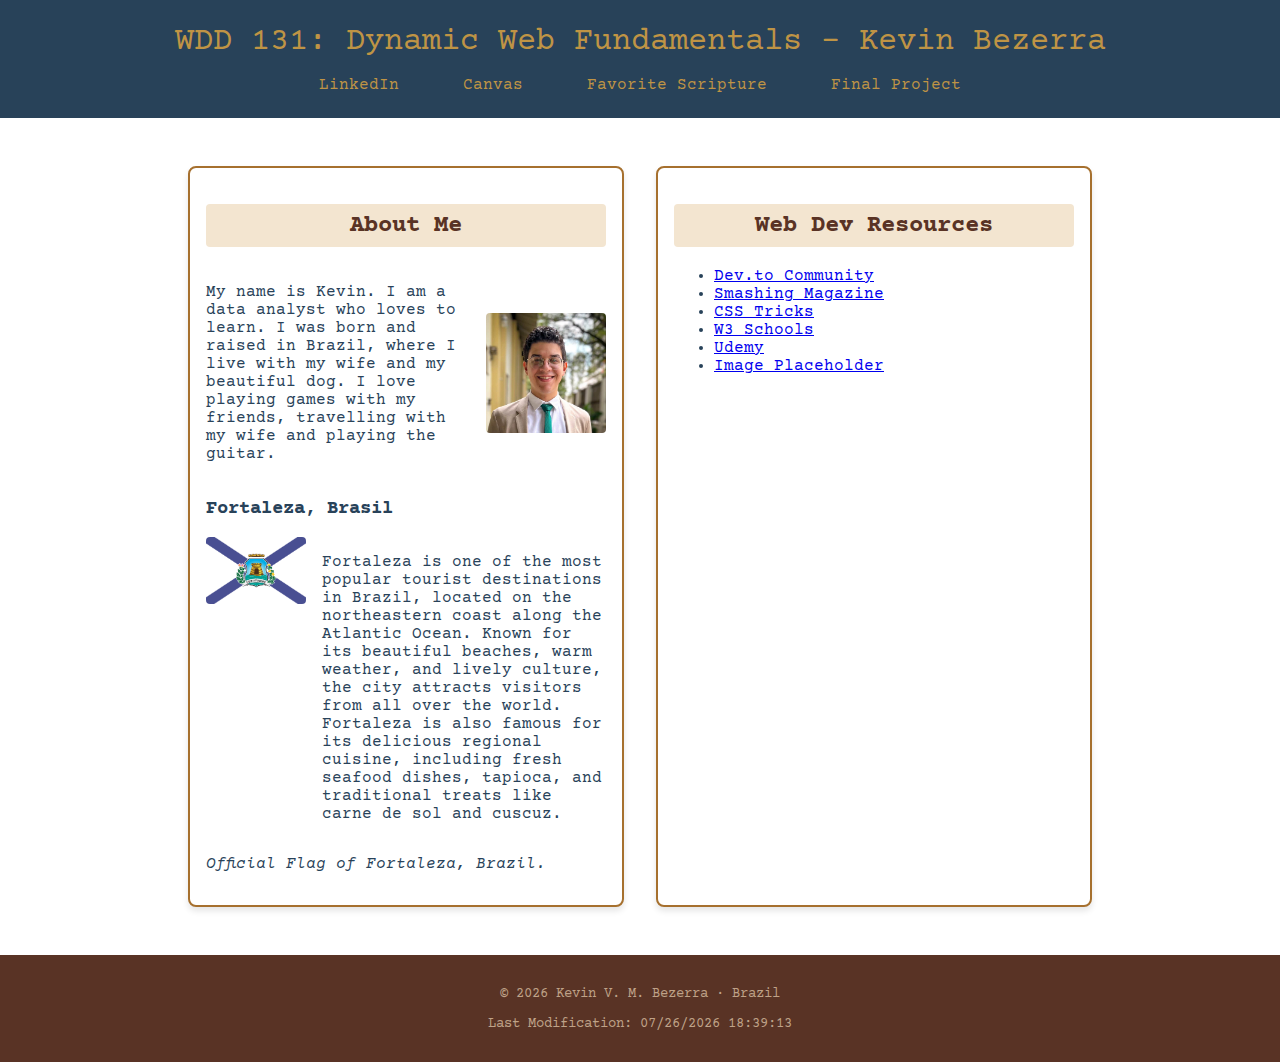
<file: index.html>
<!DOCTYPE html>
<html lang="en">
<head>
    <link rel="stylesheet" href="styles/base.css">
    <link rel="preconnect" href="https://fonts.googleapis.com">
    <link rel="preconnect" href="https://fonts.gstatic.com" crossorigin>
    <link href="https://fonts.googleapis.com/css2?family=Courier+Prime:ital,wght@0,400;0,700;1,400;1,700&display=swap" rel="stylesheet">
    <meta charset="UTF-8">
    <meta name="viewport" content="width=device-width, initial-scale=1.0">
    <title>WDD 131: Dynamic Web Fundamentals - Kevin Bezerra</title>
    <meta name="author" content="Kevin Bezerra" />
    <meta 
    name="description" 
    content="WDD 131 - Dynamic Web Fundamentals | Kevin V. M. Bezerra | About me and my home country.">

    <script src="scripts/getdates.js" defer></script>
</head>
<body>
    <header>
        <h1>WDD 131: Dynamic Web Fundamentals - Kevin Bezerra</h1>
        <nav>
            <ul>
                <li><a href="https://www.linkedin.com/in/kevin-bezerra-40aa32188/" target="_blank">LinkedIn</a></li>
                <li><a href="https://byupw.instructure.com/" target="_blank">Canvas</a></li>
                <li><a href="https://www.churchofjesuschrist.org/study/scriptures/bofm/ether/12?lang=eng&id=p27#p27" target="_blank">Favorite Scripture</a></li>
                <li><a href="#">Final Project</a></li>
            </ul>
        </nav>
    </header>

    <main>
        <section class="card">
            <h2>About Me</h2>
            <div class="about-me-content">
                <p>My name is Kevin. I am a data analyst who loves to learn. I was born and raised in Brazil, where I live with my wife and my beautiful dog. I love playing games with my friends, travelling with my wife and playing the guitar.</p>
                <img src="images/Kevin_Bezerra.jpeg" alt="Photo of Kevin" class="profile-photo">
            </div>

            <h3>Fortaleza, Brasil</h3>
                <div class="location">
                    <img src="images/Bandeira_de_Fortaleza.svg.png" alt="Official Flag of Brazil" class="flag">
                    <p>
                        Fortaleza is one of the most popular tourist destinations in Brazil, located on the northeastern coast along the Atlantic Ocean. Known for its beautiful beaches, warm weather, and lively culture, the city attracts visitors from all over the world. Fortaleza is also famous for its delicious regional cuisine, including fresh seafood dishes, tapioca, and traditional treats like carne de sol and cuscuz.
                    </p>
                </div>
                <p><em>Official Flag of Fortaleza, Brazil.</em></p>
            </section>

        <section class="card">
            <h2>Web Dev Resources</h2>
            <ul>
                <li><a href="https://dev.to/" target="_blank">Dev.to Community</a></li>
                <li><a href="https://www.smashingmagazine.com/" target="_blank">Smashing Magazine</a></li>
                <li><a href="https://css-tricks.com/" target="_blank">CSS Tricks</a></li>
                <li><a href="https://www.w3schools.com/" target="_blank">W3 Schools</a></li>
                <li><a href="https://www.udemy.com/" target="_blank">Udemy</a></li>
                <li><a href="https://placeholder.com/" target="_blank">Image Placeholder</a></li>
            </ul>
        </section>
    </main>

    <footer>
        <p>&copy; <span id="currentyear"></span> Kevin V. M. Bezerra · Brazil</p>
        <p id="lastModified"></p>
    </footer>
</body>
</file>
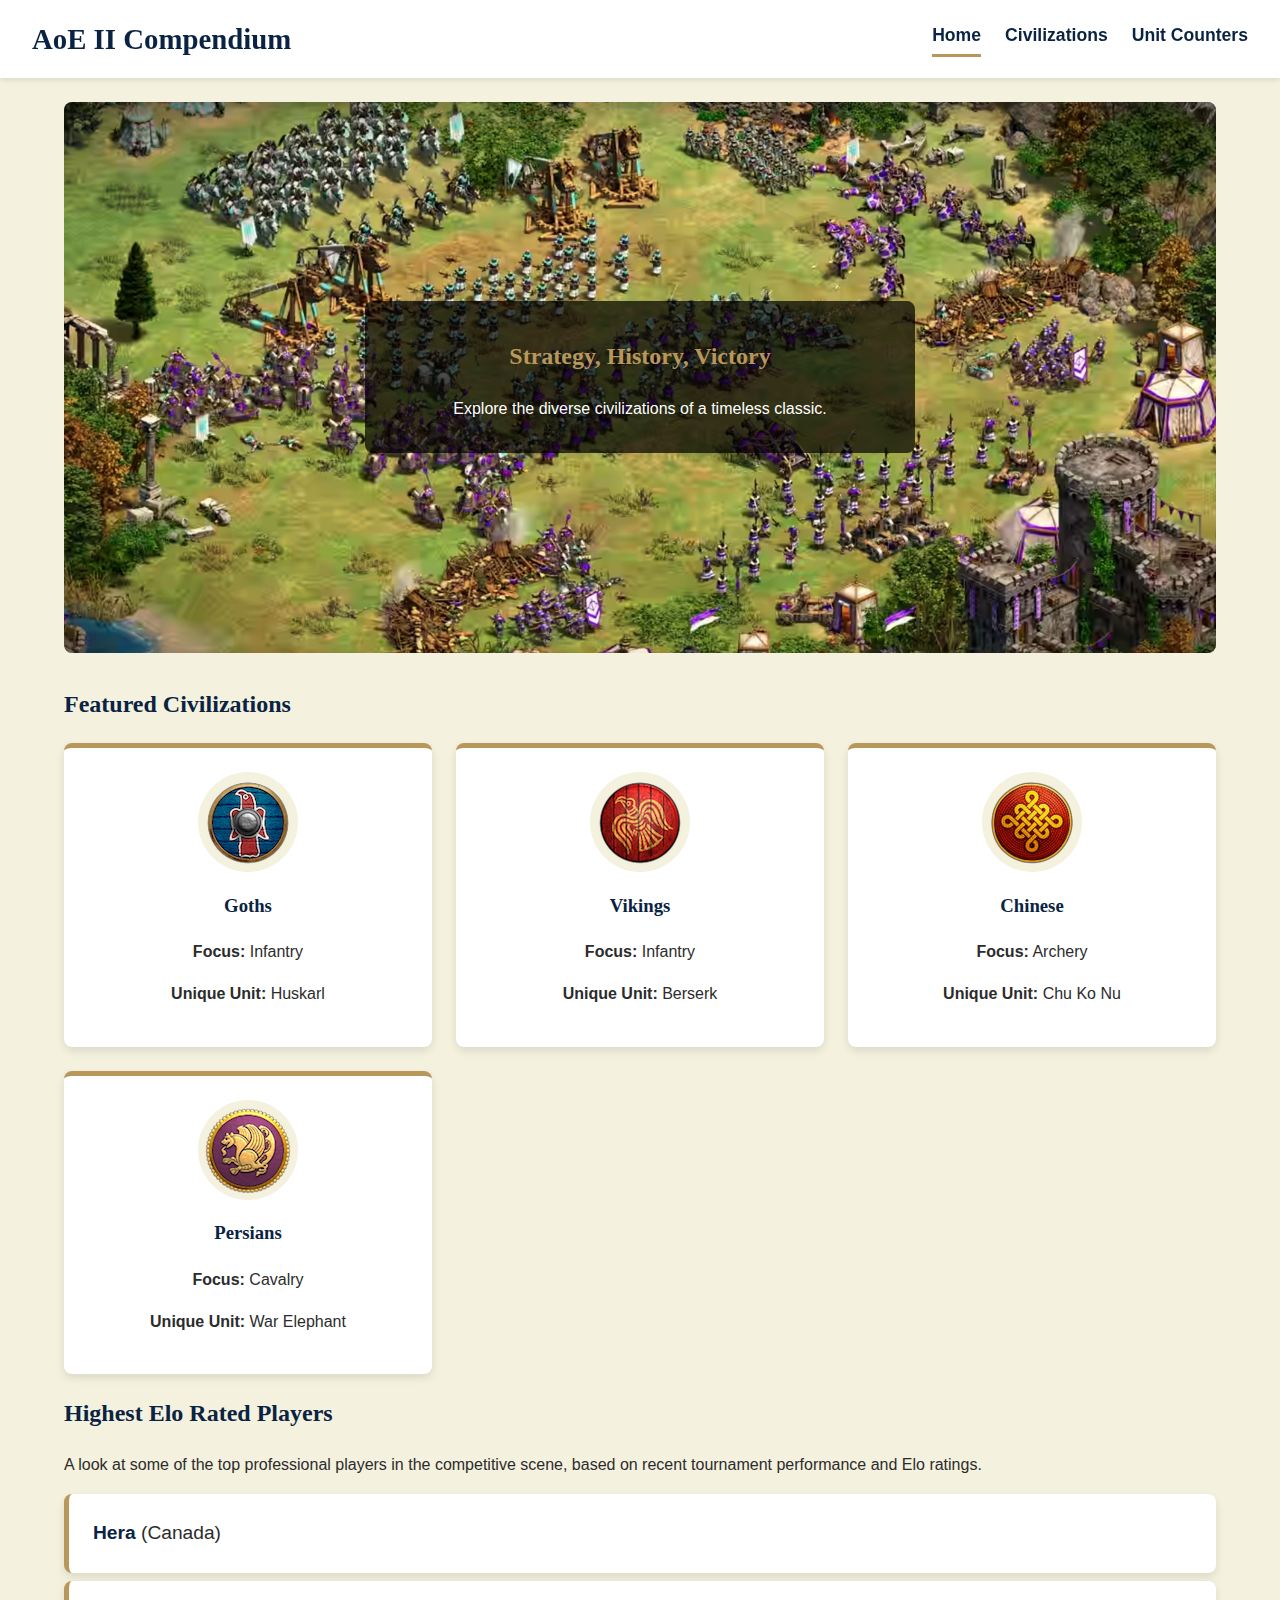
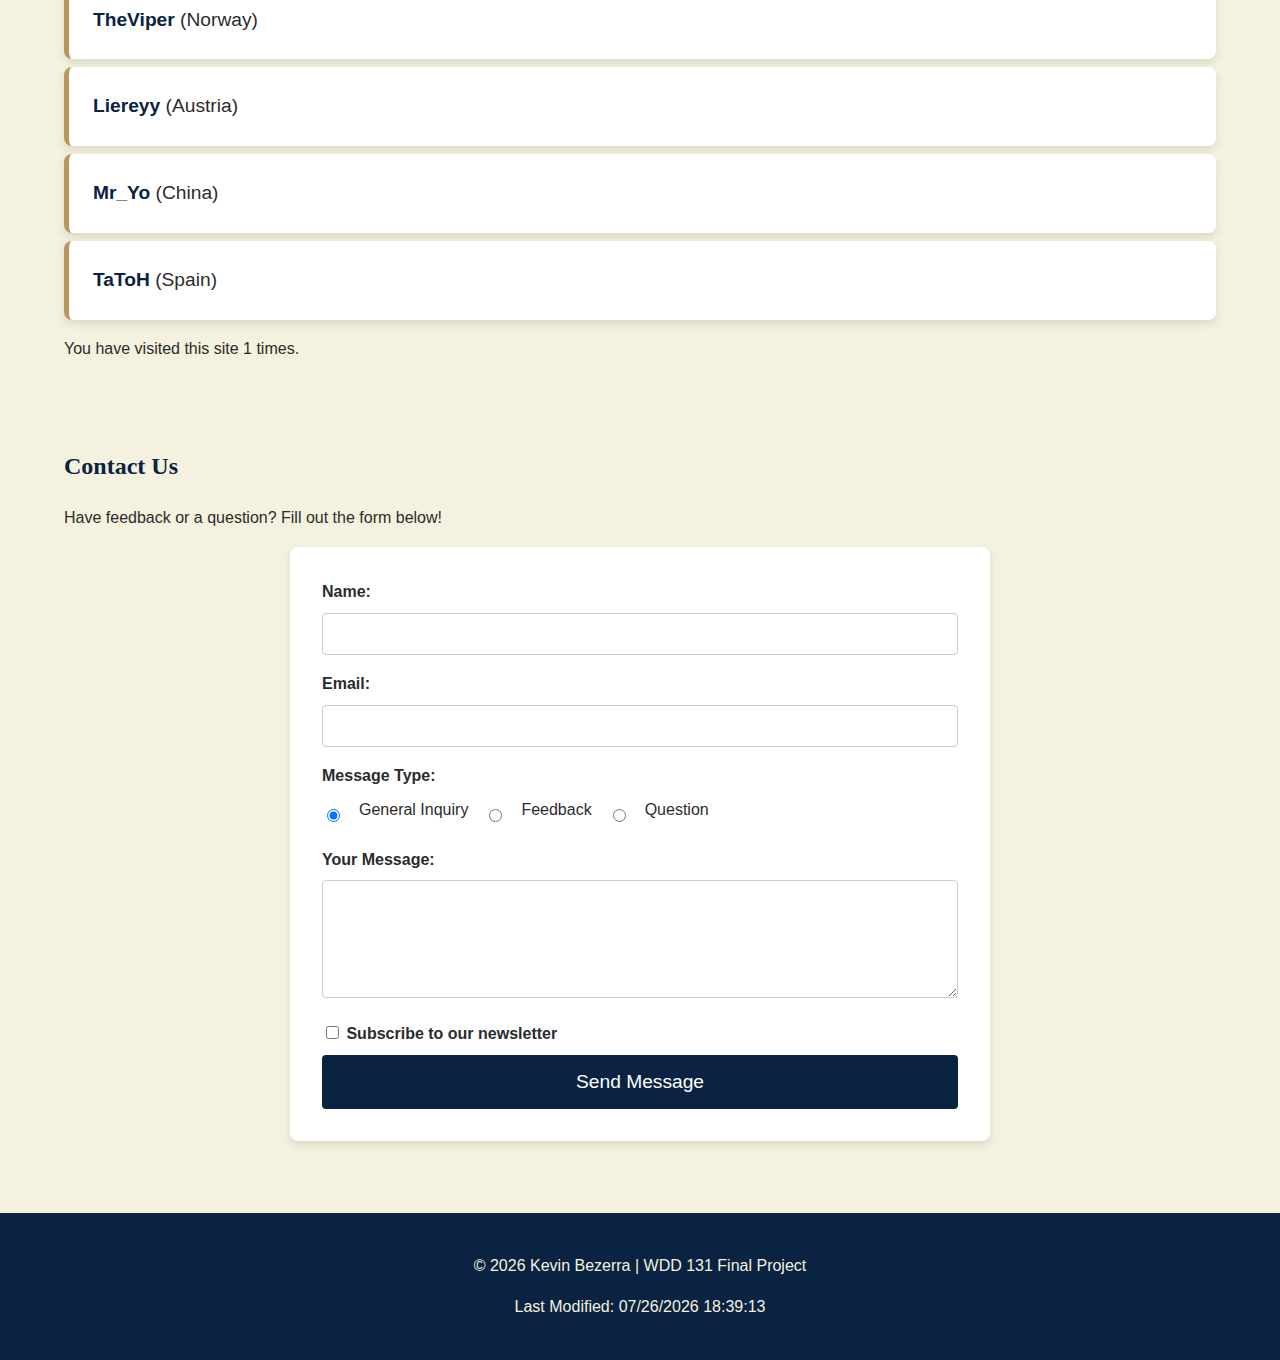
<file: project/index.html>
<!DOCTYPE html>
<html lang="en">
<head>
    <meta charset="UTF-8">
    <meta name="viewport" content="width=device-width, initial-scale=1.0">
    <title>AoE II Compendium</title>
    <meta name="description" content="An informational hub and digital compendium for the classic RTS game Age of Empires II.">
    <meta name="author" content="Kevin Bezerra">
    <link rel="icon" href="images/favicon.ico" type="image/x-icon">
    <link rel="stylesheet" href="styles/main.css">
    <script src="scripts/main.js" defer></script>
</head>
<body>
    <header>
        <a href="index.html" class="logo"><h1>AoE II Compendium</h1></a>
        <button id="menu-button" aria-label="Open Navigation Menu">&#9776;</button>
        <nav>
            <a href="index.html" class="active">Home</a>
            <a href="civilizations.html">Civilizations</a>
            <a href="unit-counters.html">Unit Counters</a>
        </nav>
    </header>

    <main>
        <section class="hero">
            <img src="images/epic_battle.jpg" alt="Epic battle scene from Age of Empires II" loading="lazy">
            <div class="hero-text">
                <h2>Strategy, History, Victory</h2>
                <p>Explore the diverse civilizations of a timeless classic.</p>
            </div>
        </section>
        
        <section class="featured-civs-section">
            <h2>Featured Civilizations</h2>
            <div id="featured-civs-container" class="gallery-grid">
                <p>Loading civilizations...</p>
            </div>
        </section>

        <section class="pro-players-section">
            <h2>Highest Elo Rated Players</h2>
            <p>A look at some of the top professional players in the competitive scene, based on recent tournament performance and Elo ratings.</p>
            <ol class="player-ranking">
                <li><span>Hera</span> (Canada)</li>
                <li><span>TheViper</span> (Norway)</li>
                <li><span>Liereyy</span> (Austria)</li>
                <li><span>Mr_Yo</span> (China)</li>
                <li><span>TaToH</span> (Spain)</li>
            </ol>
        </section>

        <section class="contact-form-section">
            <h2>Contact Us</h2>
            <p>Have feedback or a question? Fill out the form below!</p>
            <form action="thankyou.html" method="get" class="contact-form">
                <label for="name">Name:</label>
                <input type="text" id="name" name="name" required>

                <label for="email">Email:</label>
                <input type="email" id="email" name="email" required pattern="[a-z0-9._%+-]+@[a-z0-9.-]+\.[a-z]{2,4}$">

                <label>Message Type:</label>
                <div class="radio-group">
                    <input type="radio" id="general" name="message_type" value="General" checked>
                    <label for="general">General Inquiry</label>
                    <input type="radio" id="feedback" name="message_type" value="Feedback">
                    <label for="feedback">Feedback</label>
                    <input type="radio" id="question" name="message_type" value="Question">
                    <label for="question">Question</label>
                </div>
                
                <label for="message">Your Message:</label>
                <textarea id="message" name="message" rows="6" required></textarea>

                <label class="subscribe-label">
                    <input type="checkbox" id="subscribe" name="subscribe" value="yes">
                    Subscribe to our newsletter
                </label>

                <button type="submit">Send Message</button>
            </form>
        </section>
    </main>

    <footer>
        <p>&copy; <span id="current-year"></span> Kevin Bezerra | WDD 131 Final Project</p>
        <p>Last Modified: <span id="last-modified"></span></p>
    </footer>
</body>
</html>
</file>
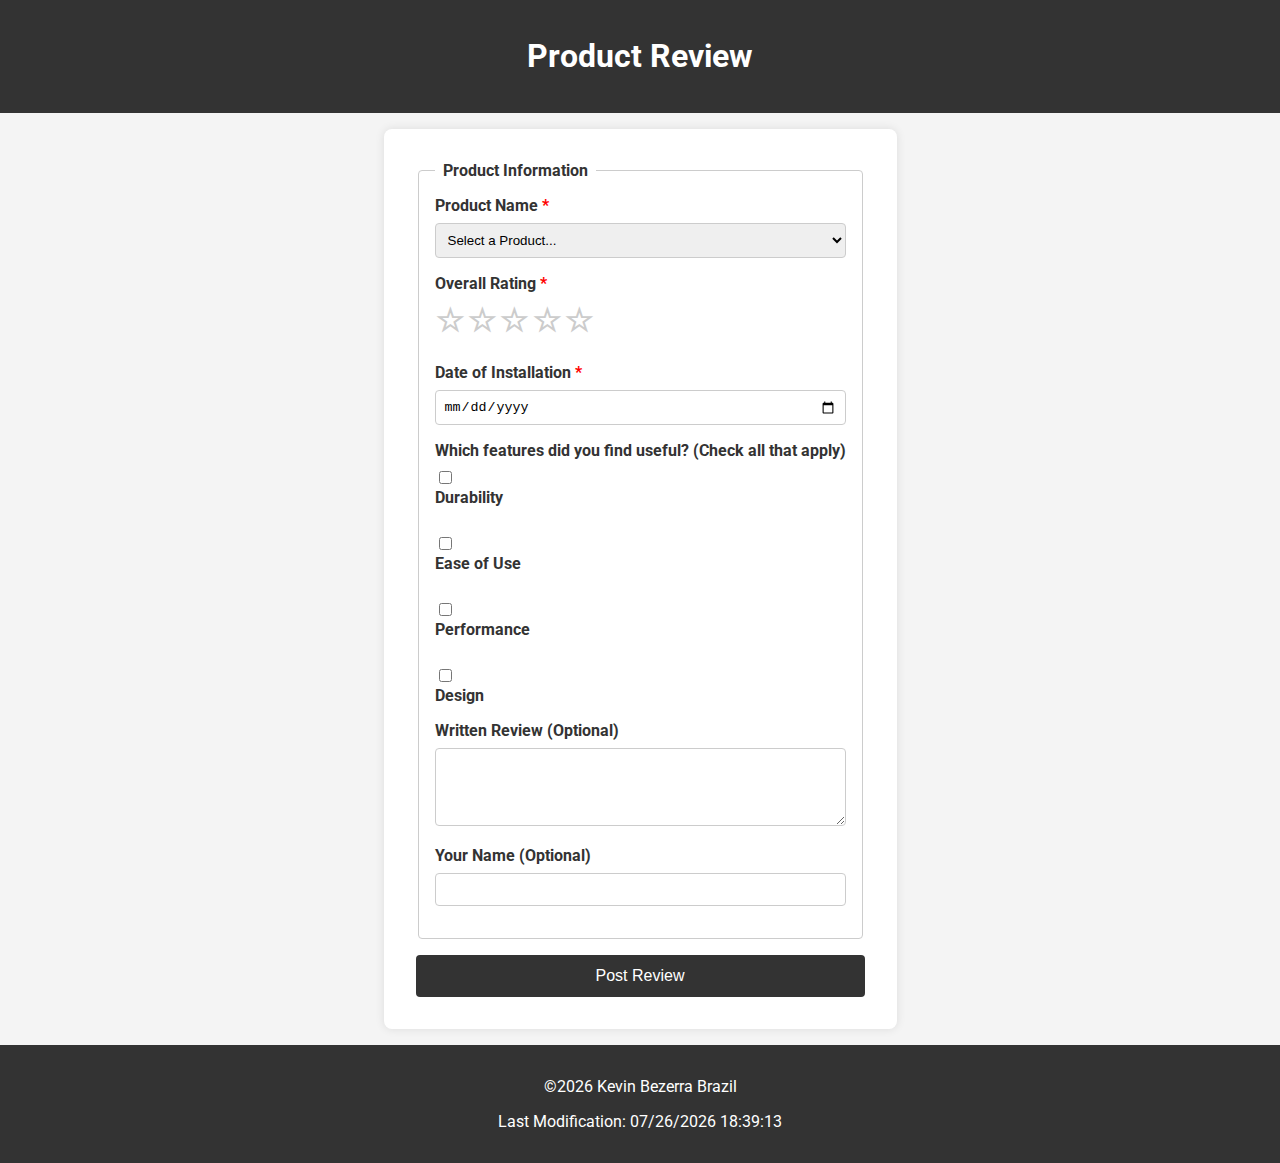
<file: form.html>
<!DOCTYPE html>
<html lang="en">
<head>
    <meta charset="UTF-8">
    <meta name="viewport" content="width=device-width, initial-scale=1.0">
    <meta name="description" content="WDD 131 - Product Review Form for submitting feedback on various products.">
    <meta name="author" content="Kevin Bezerra">
    <title>Product Review Form</title>
    <link rel="preconnect" href="https://fonts.googleapis.com">
    <link rel="preconnect" href="https://fonts.gstatic.com" crossorigin>
    <link href="https://fonts.googleapis.com/css2?family=Roboto:ital,wght@0,100..900;1,100..900&display=swap" rel="stylesheet">
    <link rel="stylesheet" href="styles/styles.css">
</head>
<body>
    <header>
        <h1>Product Review</h1>
    </header>
    <main>
        <form action="review.html" method="get">
            <fieldset>
                <legend>Product Information</legend>
                <label for="productName">Product Name <span class="required">*</span></label>
                <select id="productName" name="productName" required>
                    <option value="" disabled selected>Select a Product...</option>
                </select>

                <label>Overall Rating <span class="required">*</span></label>
                <div class="rating">
                    <input type="radio" id="star5" name="rating" value="5" required /><label for="star5">☆</label>
                    <input type="radio" id="star4" name="rating" value="4" /><label for="star4">☆</label>
                    <input type="radio" id="star3" name="rating" value="3" /><label for="star3">☆</label>
                    <input type="radio" id="star2" name="rating" value="2" /><label for="star2">☆</label>
                    <input type="radio" id="star1" name="rating" value="1" /><label for="star1">☆</label>
                </div>

                <label for="installationDate">Date of Installation <span class="required">*</span></label>
                <input type="date" id="installationDate" name="installationDate" required>

                <label>Which features did you find useful? (Check all that apply)</label>
                <div class="checkbox-group">
                    <input type="checkbox" id="durability" name="features" value="Durability">
                    <label for="durability">Durability</label><br>
                    <input type="checkbox" id="easeOfUse" name="features" value="Ease of Use">
                    <label for="easeOfUse">Ease of Use</label><br>
                    <input type="checkbox" id="performance" name="features" value="Performance">
                    <label for="performance">Performance</label><br>
                    <input type="checkbox" id="design" name="features" value="Design">
                    <label for="design">Design</label>
                </div>

                <label for="writtenReview">Written Review (Optional)</label>
                <textarea id="writtenReview" name="writtenReview" rows="4"></textarea>

                <label for="userName">Your Name (Optional)</label>
                <input type="text" id="userName" name="userName">
            </fieldset>

            <input type="submit" value="Post Review">
        </form>
    </main>
    <footer>
        <p>&copy;<span id="currentyear"></span> Kevin Bezerra Brazil</p>
        <p>Last Modification: <span id="lastModified"></span></p>
    </footer>
    <script src="scripts/scripts.js" defer></script>
</body>
</html>
</file>
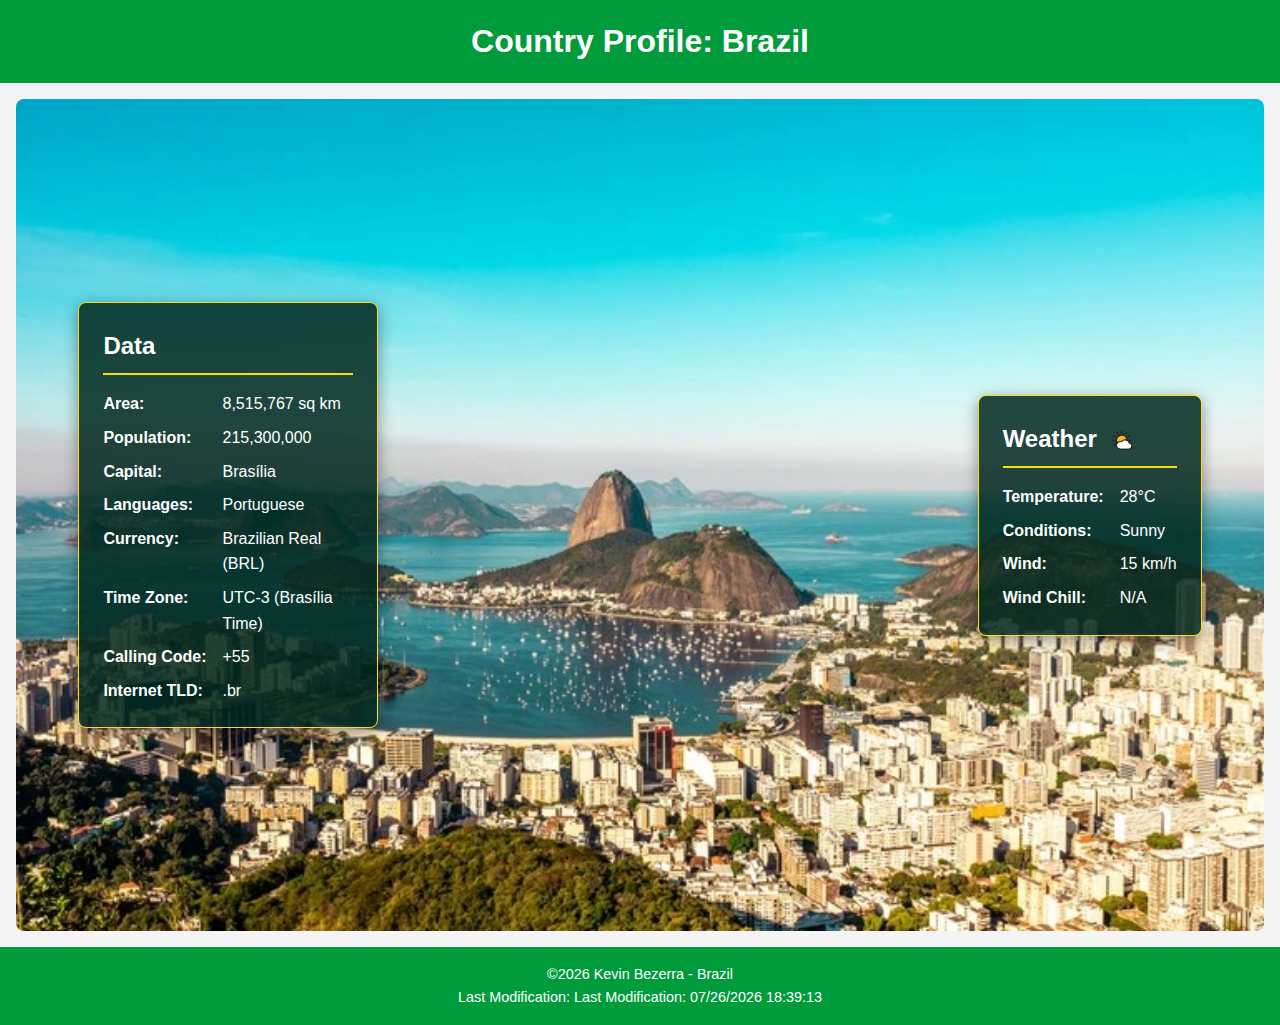
<file: place.html>
<!DOCTYPE html>
<html lang="en">
<head>
    <meta charset="UTF-8">
    <meta name="viewport" content="width=device-width, initial-scale=1.0">
    <title>WDD 131 - Country Page: Brazil</title>
    <meta name="description" content="A summary page for Brazil, created for a WDD 131 class assignment.">
    <meta name="author" content="Kevin Bezerra">

    <link rel="preconnect" href="https://fonts.googleapis.com">
    <link rel="preconnect" href="https://fonts.gstatic.com" crossorigin>
    <link href="https://fonts.googleapis.com/css2?family=Montserrat:wght@400;700&display=swap" rel="stylesheet">

    <link rel="stylesheet" href="styles/place.css">
    <script src="scripts/place.js" defer></script>
</head>
<body>
    <header>
        <h1>Country Profile: Brazil</h1>
    </header>
    <main>
        <picture class="hero-image">
            <source media="(min-width: 768px)" srcset="images/rio_de_janeiro.webp">
            
            <img src="images/small_rio.webp" alt="Christ the Redeemer statue in Rio de Janeiro">
        </picture>
        <section class="data-card">
            <h2>Data</h2>
            <dl>
                <dt>Area:</dt>
                <dd>8,515,767 sq km</dd>
                <dt>Population:</dt>
                <dd>215,300,000</dd>
                <dt>Capital:</dt>
                <dd>Brasília</dd>
                <dt>Languages:</dt>
                <dd>Portuguese</dd>
                <dt>Currency:</dt>
                <dd>Brazilian Real (BRL)</dd>
                <dt>Time Zone:</dt>
                <dd>UTC-3 (Brasília Time)</dd>
                <dt>Calling Code:</dt>
                <dd>+55</dd>
                <dt>Internet TLD:</dt>
                <dd>.br</dd>
            </dl>
        </section>
        <section class="weather-card">
            <h2 class="weather-heading">Weather</h2>
            <dl>
                <dt>Temperature:</dt>
                <dd>28°C</dd>
                <dt>Conditions:</dt>
                <dd>Sunny</dd>
                <dt>Wind:</dt>
                <dd>15 km/h</dd>
                <dt>Wind Chill:</dt>
                <dd><span id="windchill"></span></dd>
            </dl>
        </section>
    </main>
    <footer>
        <p>©<span id="currentyear"></span> Kevin Bezerra - Brazil</p>
        <p>Last Modification: <span id="lastmodified"></span></p>
    </footer>
</body>
</html>
</file>
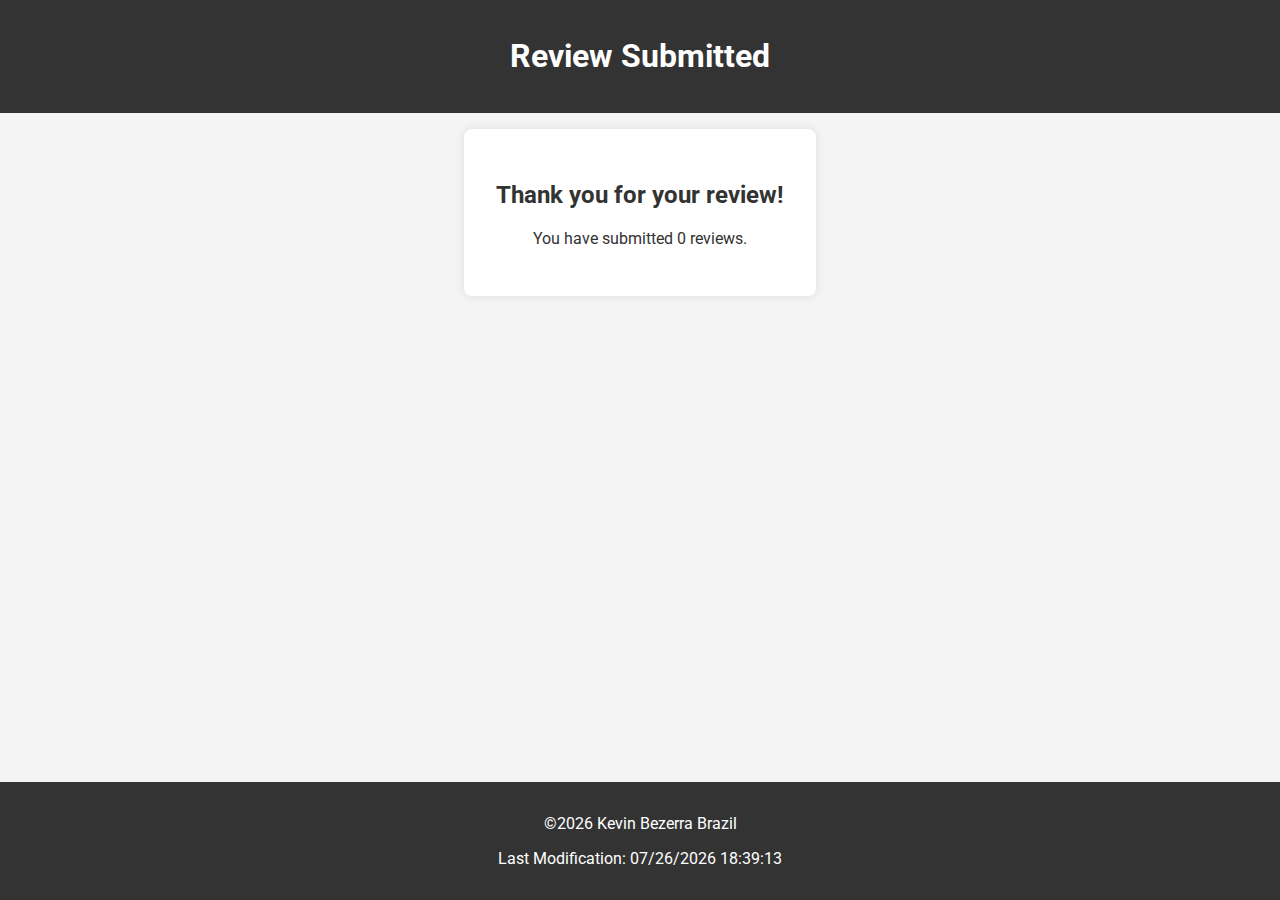
<file: review.html>
<!DOCTYPE html>
<html lang="en">
<head>
    <meta charset="UTF-8">
    <meta name="viewport" content="width=device-width, initial-scale=1.0">
    <meta name="description" content="Confirmation page for a submitted product review.">
    <meta name="author" content="Kevin Bezerra">
    <title>Review Submitted</title>
    <link rel="preconnect" href="https://fonts.googleapis.com">
    <link rel="preconnect" href="https://fonts.gstatic.com" crossorigin>
    <link href="https://fonts.googleapis.com/css2?family=Roboto:ital,wght@0,100..900;1,100..900&display=swap" rel="stylesheet">
    <link rel="stylesheet" href="styles/styles.css">
</head>
<body>
    <header>
        <h1>Review Submitted</h1>
    </header>
    <main>
        <div class="confirmation-message">
            <h2>Thank you for your review!</h2>
            <p>You have submitted <span id="review-count">0</span> reviews.</p>
        </div>
    </main>
    <footer>
        <p>&copy;<span id="currentyear"></span> Kevin Bezerra Brazil</p>
        <p>Last Modification: <span id="lastModified"></span></p>
    </footer>
    <script src="scripts/review.js" defer></script>
</body>
</html>
</file>
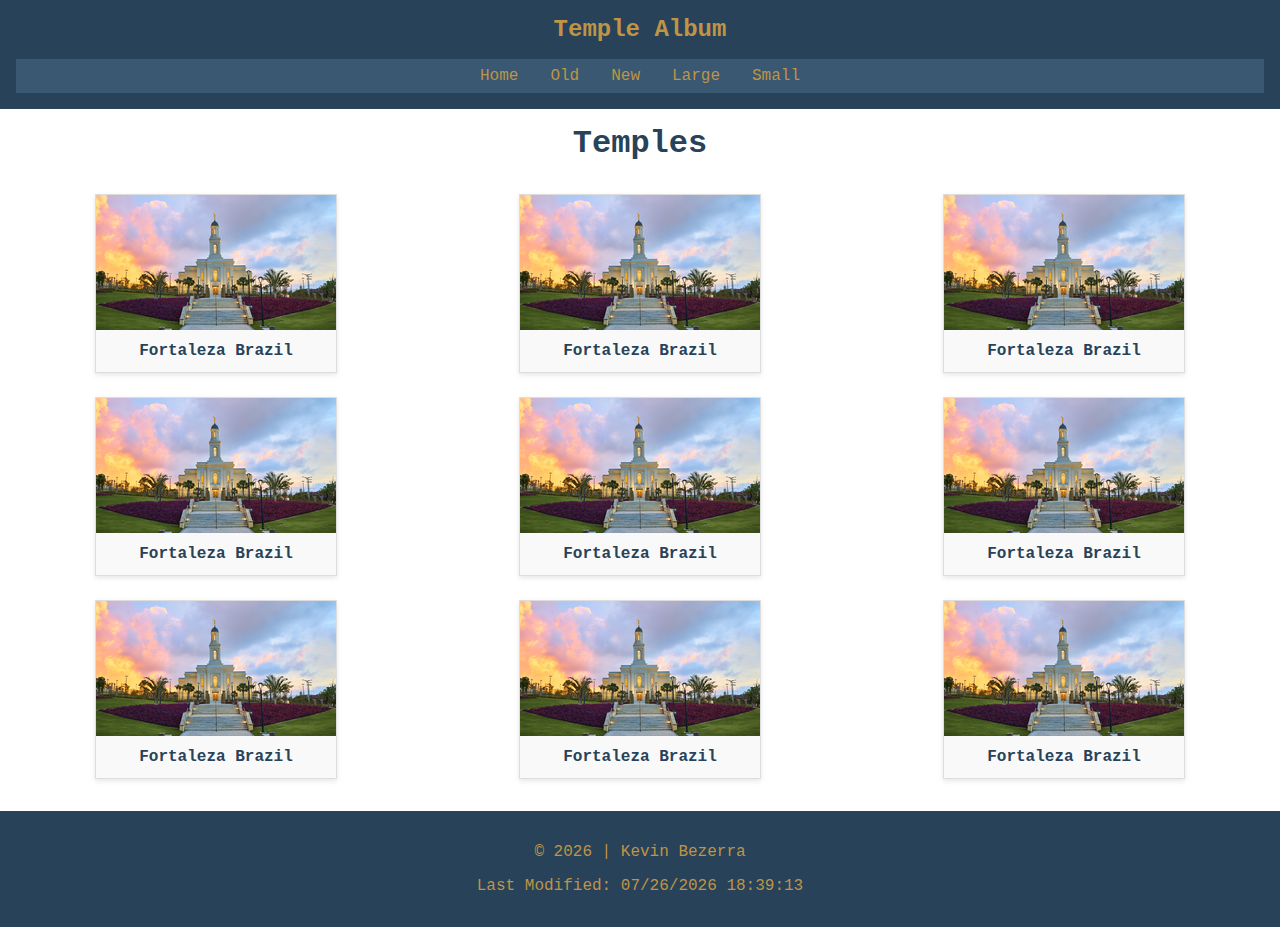
<file: temples.html>
<!DOCTYPE html>
<html lang="en">
<head>
  <meta charset="UTF-8" />
  <meta name="viewport" content="width=device-width, initial-scale=1.0" />
  <meta name="author" content="Kevin Bezerra">
  <meta name="description" content="A collection of beautiful temple pictures for a web album project. Showcasing responsive design with HTML and CSS.">
  <title>Temple Album</title>
  <link rel="stylesheet" href="styles/temples.css" />
  <link rel="stylesheet" href="styles/temples-large.css" media="(min-width: 768px)" />
  <script defer src="scripts/temples.js"></script>
</head>
<body>
  <header>
    <h1>Temple Album</h1>
    <button id="menu">&#9776;</button>
    <nav id="navMenu">
      <a href="#">Home</a>
      <a href="#">Old</a>
      <a href="#">New</a>
      <a href="#">Large</a>
      <a href="#">Small</a>
    </nav>
  </header>
  <main>
  <h1>Temples</h1>
  <div class="album">
    <figure>
      <img src="images/Templo-Fortaleza-EXT-4-WEB.png" alt="Fortaleza Brazil" />
      <figcaption>Fortaleza Brazil</figcaption>
    </figure>
    <figure>
      <img src="images/Templo-Fortaleza-EXT-4-WEB.png" alt="Fortaleza Brazil" />
      <figcaption>Fortaleza Brazil</figcaption>
    </figure>
    <figure>
      <img src="images/Templo-Fortaleza-EXT-4-WEB.png" alt="Fortaleza Brazil" />
      <figcaption>Fortaleza Brazil</figcaption>
    </figure>
    <figure>
      <img src="images/Templo-Fortaleza-EXT-4-WEB.png" alt="Fortaleza Brazil" />
      <figcaption>Fortaleza Brazil</figcaption>
    </figure>
    <figure>
      <img src="images/Templo-Fortaleza-EXT-4-WEB.png" alt="Fortaleza Brazil" />
      <figcaption>Fortaleza Brazil</figcaption>
    </figure>
    <figure>
      <img src="images/Templo-Fortaleza-EXT-4-WEB.png" alt="Fortaleza Brazil" />
      <figcaption>Fortaleza Brazil</figcaption>
    </figure>
    <figure>
      <img src="images/Templo-Fortaleza-EXT-4-WEB.png" alt="Fortaleza Brazil" />
      <figcaption>Fortaleza Brazil</figcaption>
    </figure>
    <figure>
      <img src="images/Templo-Fortaleza-EXT-4-WEB.png" alt="Fortaleza Brazil" />
      <figcaption>Fortaleza Brazil</figcaption>
    </figure>
    <figure>
      <img src="images/Templo-Fortaleza-EXT-4-WEB.png" alt="Fortaleza Brazil" />
      <figcaption>Fortaleza Brazil</figcaption>
    </figure>
  </div>
</main>
  <footer>
    <p>&copy; <span id="year"></span> | Kevin Bezerra</p>
    <p id="lastModified"></p>
  </footer>
</body>
</html>
</file>
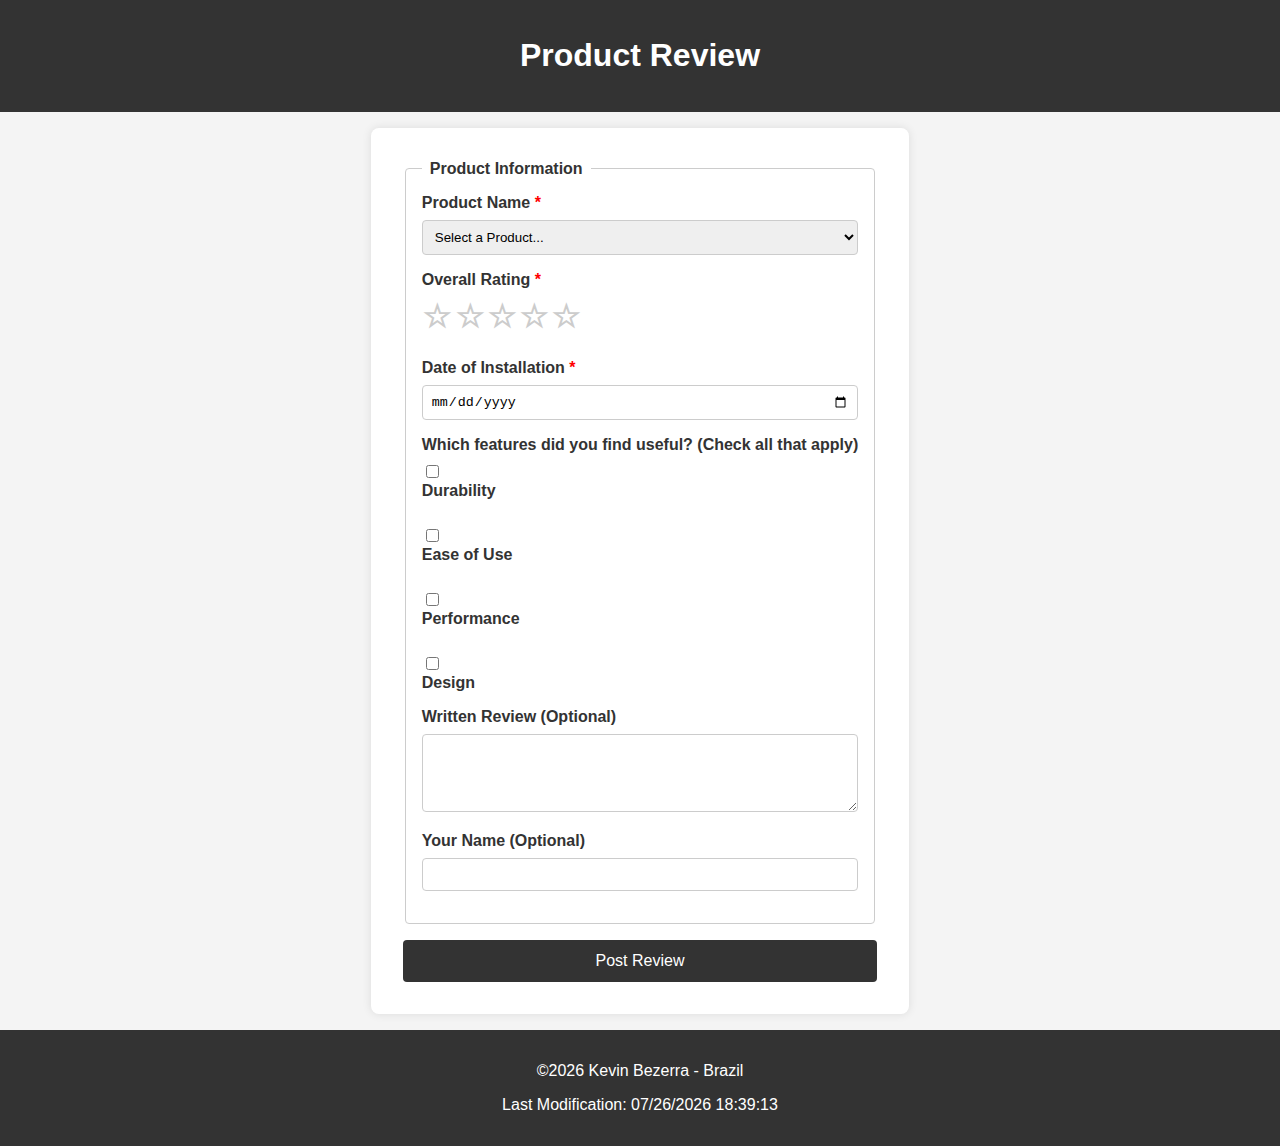
<file: form/form.html>
<!DOCTYPE html>
<html lang="en">
<head>
    <meta charset="UTF-8">
    <meta name="viewport" content="width=device-width, initial-scale=1.0">
    <title>Product Review Form</title>
    <link rel="stylesheet" href="styles/styles.css">
</head>
<body>
    <header>
        <h1>Product Review</h1>
    </header>
    <main>
        <form action="review.html" method="get">
            <fieldset>
                <legend>Product Information</legend>
                <label for="productName">Product Name <span class="required">*</span></label>
                <select id="productName" name="productName" required>
                    <option value="" disabled selected>Select a Product...</option>
                </select>

                <label>Overall Rating <span class="required">*</span></label>
                <div class="rating">
                    <input type="radio" id="star5" name="rating" value="5" required /><label for="star5">☆</label>
                    <input type="radio" id="star4" name="rating" value="4" /><label for="star4">☆</label>
                    <input type="radio" id="star3" name="rating" value="3" /><label for="star3">☆</label>
                    <input type="radio" id="star2" name="rating" value="2" /><label for="star2">☆</label>
                    <input type="radio" id="star1" name="rating" value="1" /><label for="star1">☆</label>
                </div>
                <label for="installationDate">Date of Installation <span class="required">*</span></label>
                <input type="date" id="installationDate" name="installationDate" required>

                <label>Which features did you find useful? (Check all that apply)</label>
                <div class="checkbox-group">
                    <input type="checkbox" id="durability" name="features" value="Durability">
                    <label for="durability">Durability</label><br>
                    <input type="checkbox" id="easeOfUse" name="features" value="Ease of Use">
                    <label for="easeOfUse">Ease of Use</label><br>
                    <input type="checkbox" id="performance" name="features" value="Performance">
                    <label for="performance">Performance</label><br>
                    <input type="checkbox" id="design" name="features" value="Design">
                    <label for="design">Design</label>
                </div>

                <label for="writtenReview">Written Review (Optional)</label>
                <textarea id="writtenReview" name="writtenReview" rows="4"></textarea>

                <label for="userName">Your Name (Optional)</label>
                <input type="text" id="userName" name="userName">
            </fieldset>

            <input type="submit" value="Post Review">
        </form>
    </main>
    <footer>
        <p>&copy;<span id="currentyear"></span> Kevin Bezerra - Brazil</p>
        <p>Last Modification: <span id="lastModified"></span></p>
    </footer>
    <script src="scripts/scripts.js"></script>
</body>
</html>
</file>
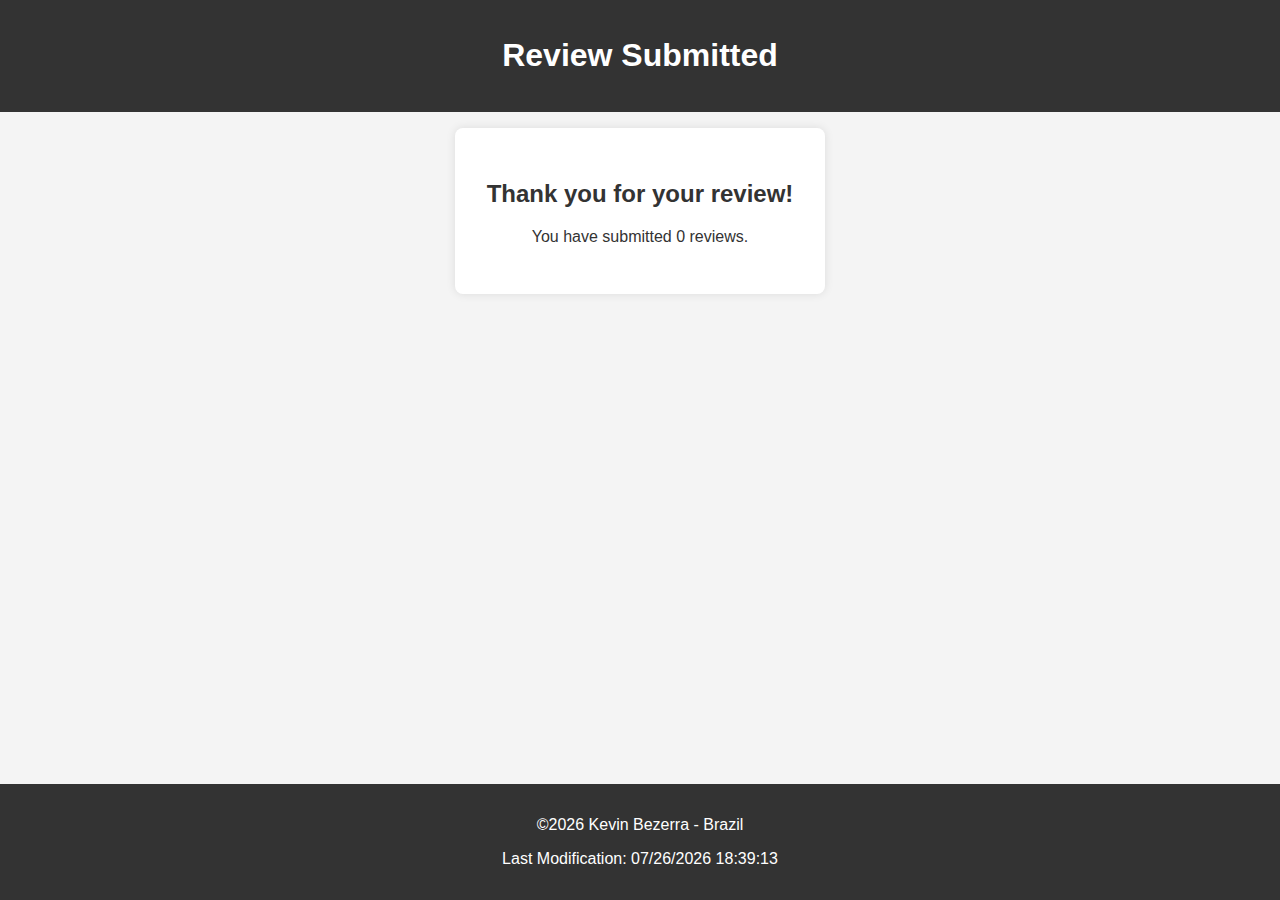
<file: form/review.html>
<!DOCTYPE html>
<html lang="en">
<head>
    <meta charset="UTF-8">
    <meta name="viewport" content="width=device-width, initial-scale=1.0">
    <title>Review Submitted</title>
    <link rel="stylesheet" href="styles/styles.css">
</head>
<body>
    <header>
        <h1>Review Submitted</h1>
    </header>
    <main>
        <div class="confirmation-message">
            <h2>Thank you for your review!</h2>
            <p>You have submitted <span id="review-count">0</span> reviews.</p>
        </div>
    </main>
    <footer>
        <p>&copy;<span id="currentyear"></span> Kevin Bezerra - Brazil</p>
        <p>Last Modification: <span id="lastModified"></span></p>
    </footer>
    <script src="scripts/review.js"></script>
</body>
</html>
</file>
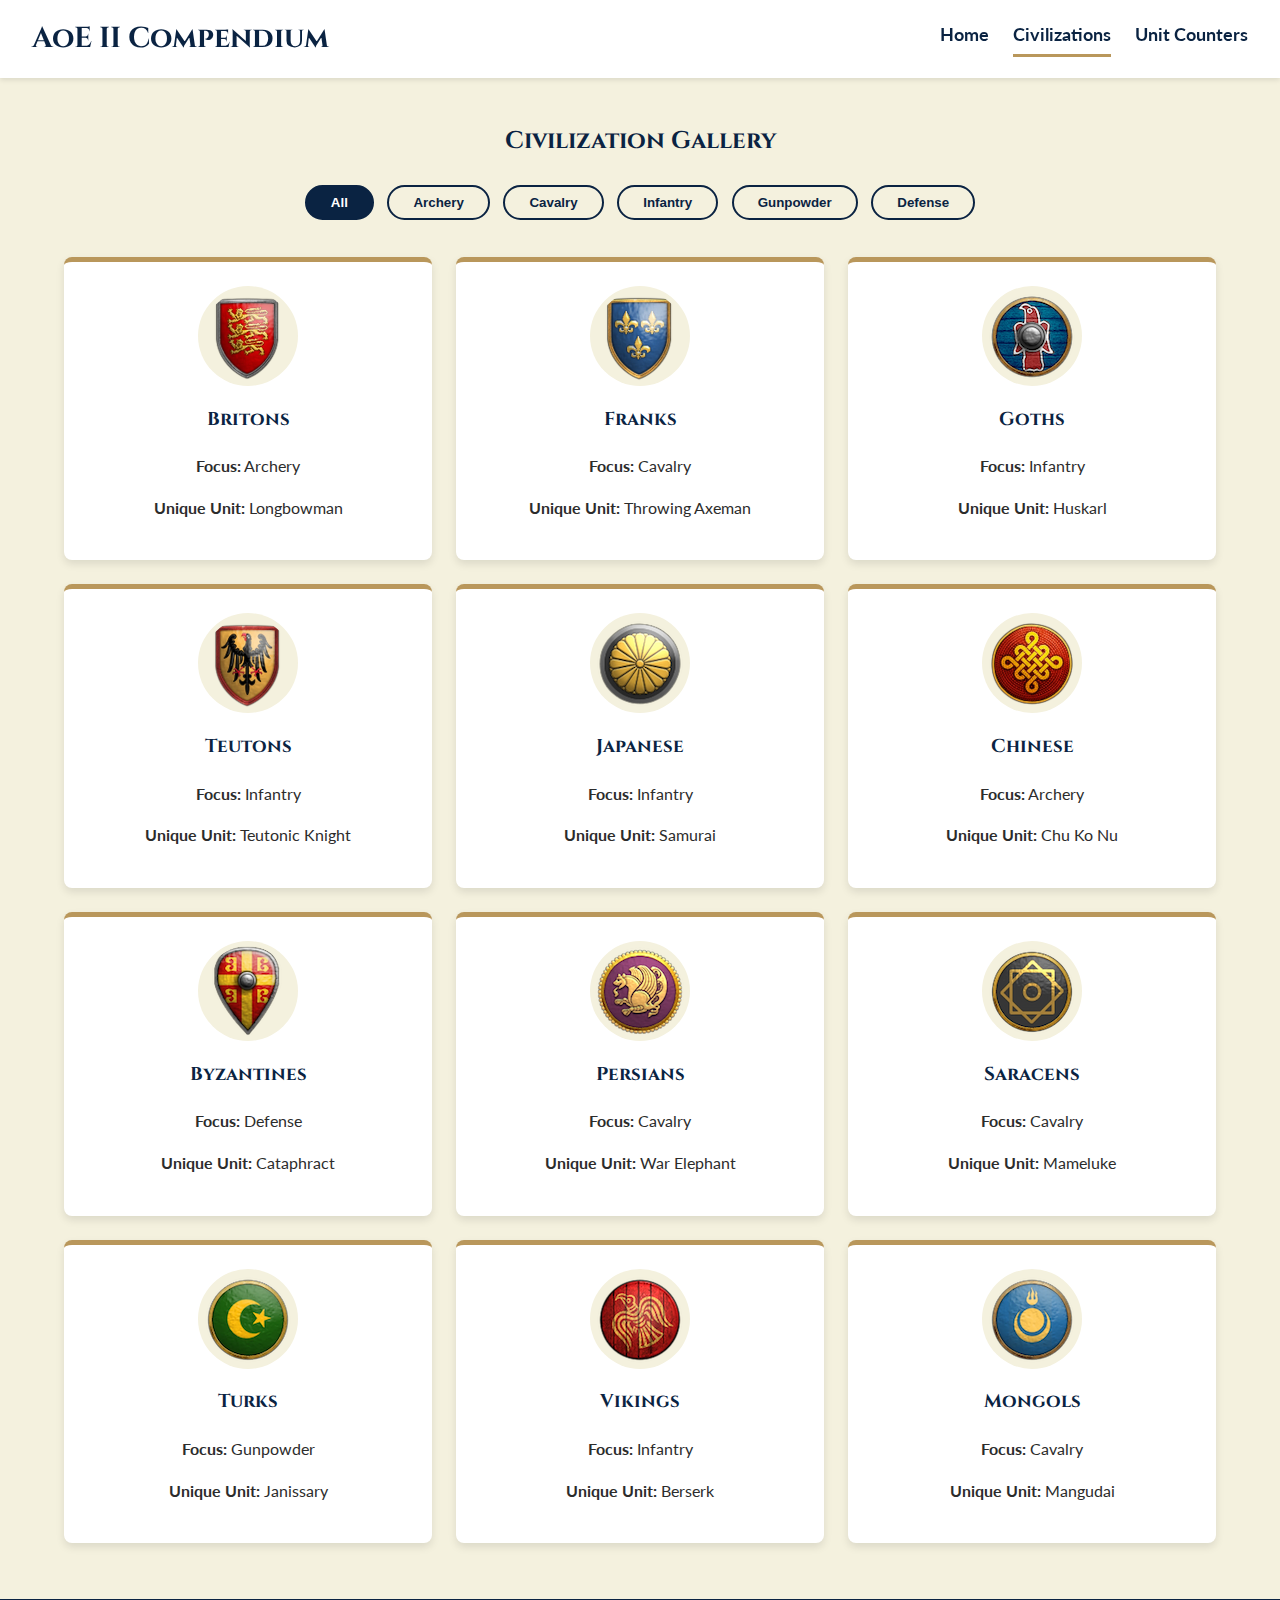
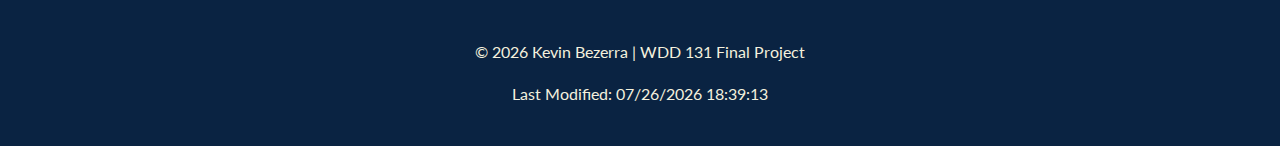
<file: project/civilizations.html>
<!DOCTYPE html>
<html lang="en">
<head>
    <meta charset="UTF-8">
    <meta name="viewport" content="width=device-width, initial-scale=1.0">
    <title>Civilizations | AoE II Compendium</title>
    <meta name="description" content="Browse and filter through all the civilizations available in Age of Empires II.">
    <meta name="author" content="Kevin Bezerra">
    <link rel="preconnect" href="https://fonts.googleapis.com">
    <link rel="preconnect" href="https://fonts.gstatic.com" crossorigin>
    
    <link rel="stylesheet" href="https://fonts.googleapis.com/css2?family=Cinzel:wght@700&family=Lato:wght@400;700&display=swap" media="print" onload="this.media='all'">
    
    <noscript><link rel="stylesheet" href="https://fonts.googleapis.com/css2?family=Cinzel:wght@700&family=Lato:wght@400;700&display=swap"></noscript>
    <link rel="stylesheet" href="styles/main.css">
    <script src="scripts/main.js" defer></script>
</head>
<body>
    <header>
        <a href="index.html" class="logo"><h1>AoE II Compendium</h1></a>
        <button id="menu-button" aria-label="Open Navigation Menu">&#9776;</button>
        <nav>
            <a href="index.html">Home</a>
            <a href="civilizations.html" class="active">Civilizations</a>
            <a href="unit-counters.html">Unit Counters</a>
        </nav>
    </header>

    <main>
        <section class="gallery-header">
            <h2>Civilization Gallery</h2>
            <div id="filter-controls">
                <button data-filter="all" class="active">All</button>
                <button data-filter="Archery">Archery</button>
                <button data-filter="Cavalry">Cavalry</button>
                <button data-filter="Infantry">Infantry</button>
                <button data-filter="Gunpowder">Gunpowder</button>
                <button data-filter="Defense">Defense</button>
            </div>
        </section>

        <section id="civ-gallery" class="gallery-grid">
            <p>Loading civilizations...</p>
        </section>
    </main>

    <footer>
        <p>&copy; <span id="current-year"></span> Kevin Bezerra | WDD 131 Final Project</p>
        <p>Last Modified: <span id="last-modified"></span></p>
    </footer>
</body>
</html>
</file>
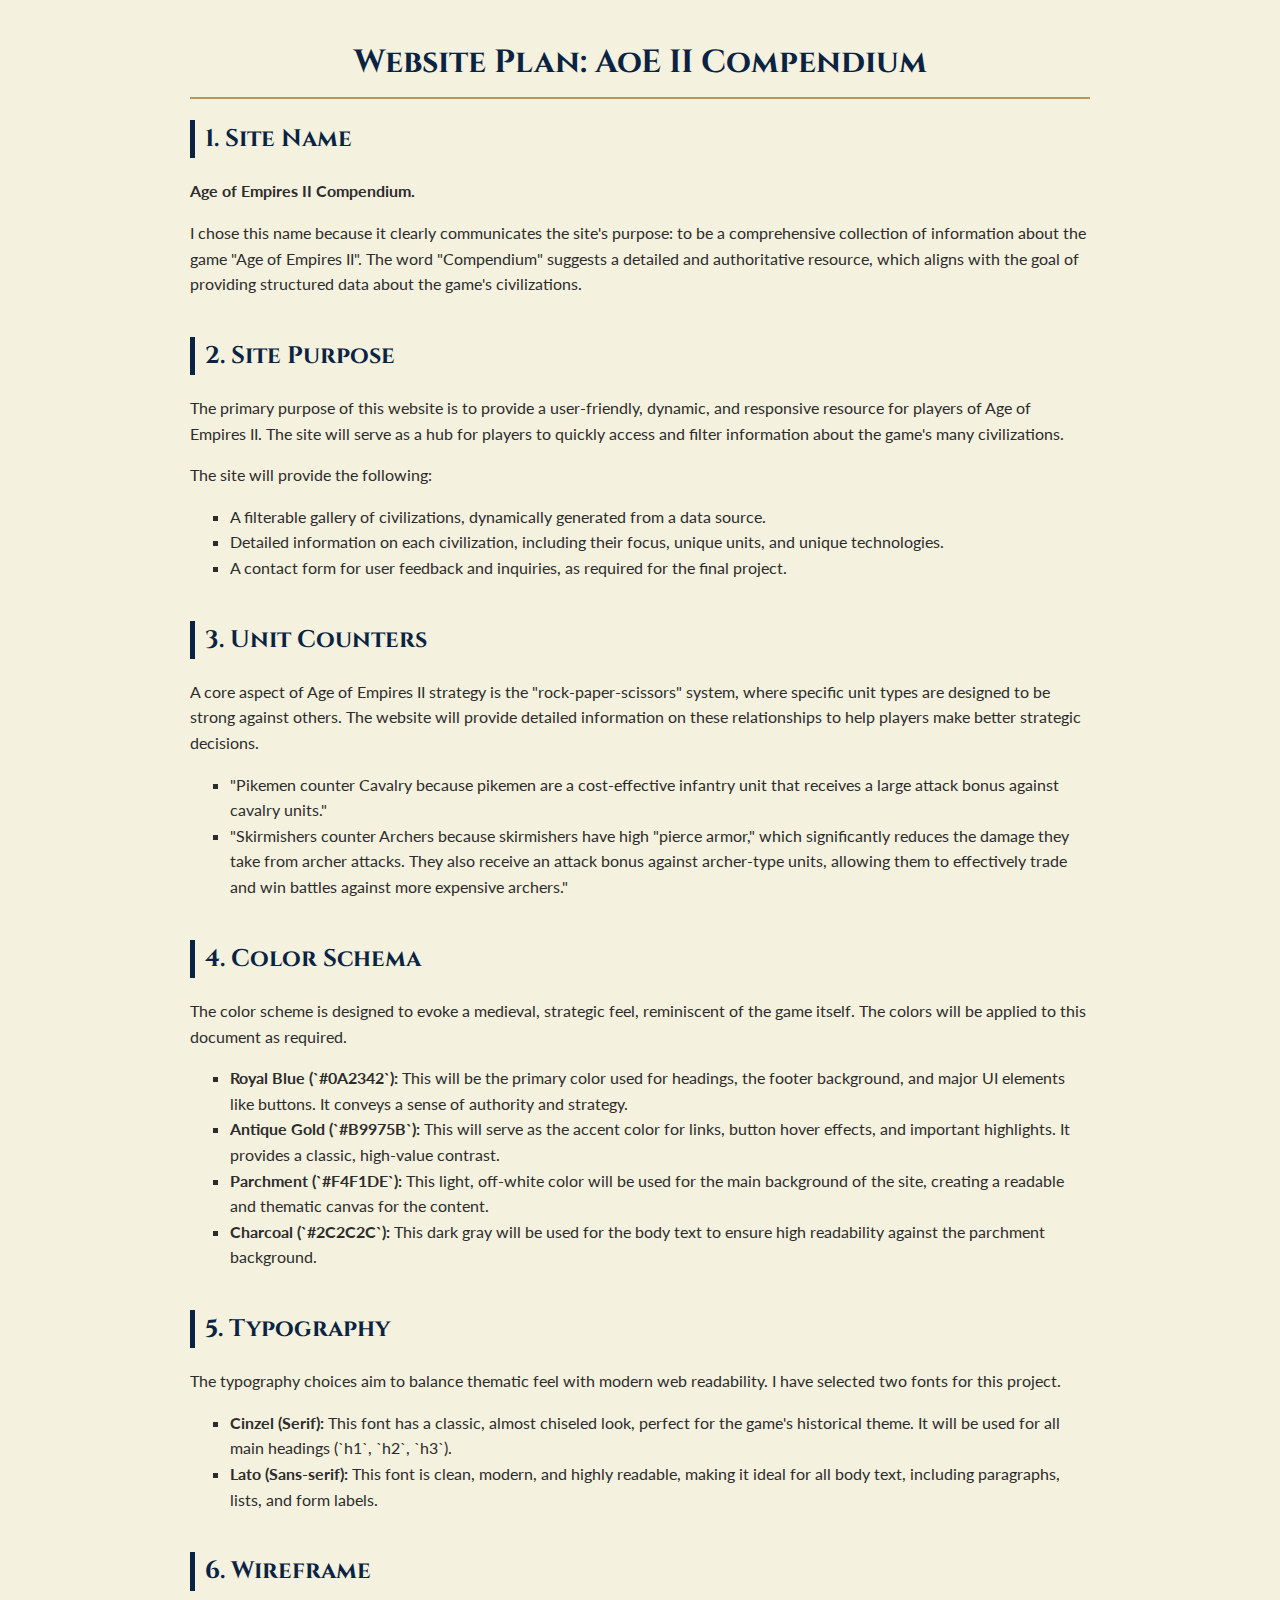
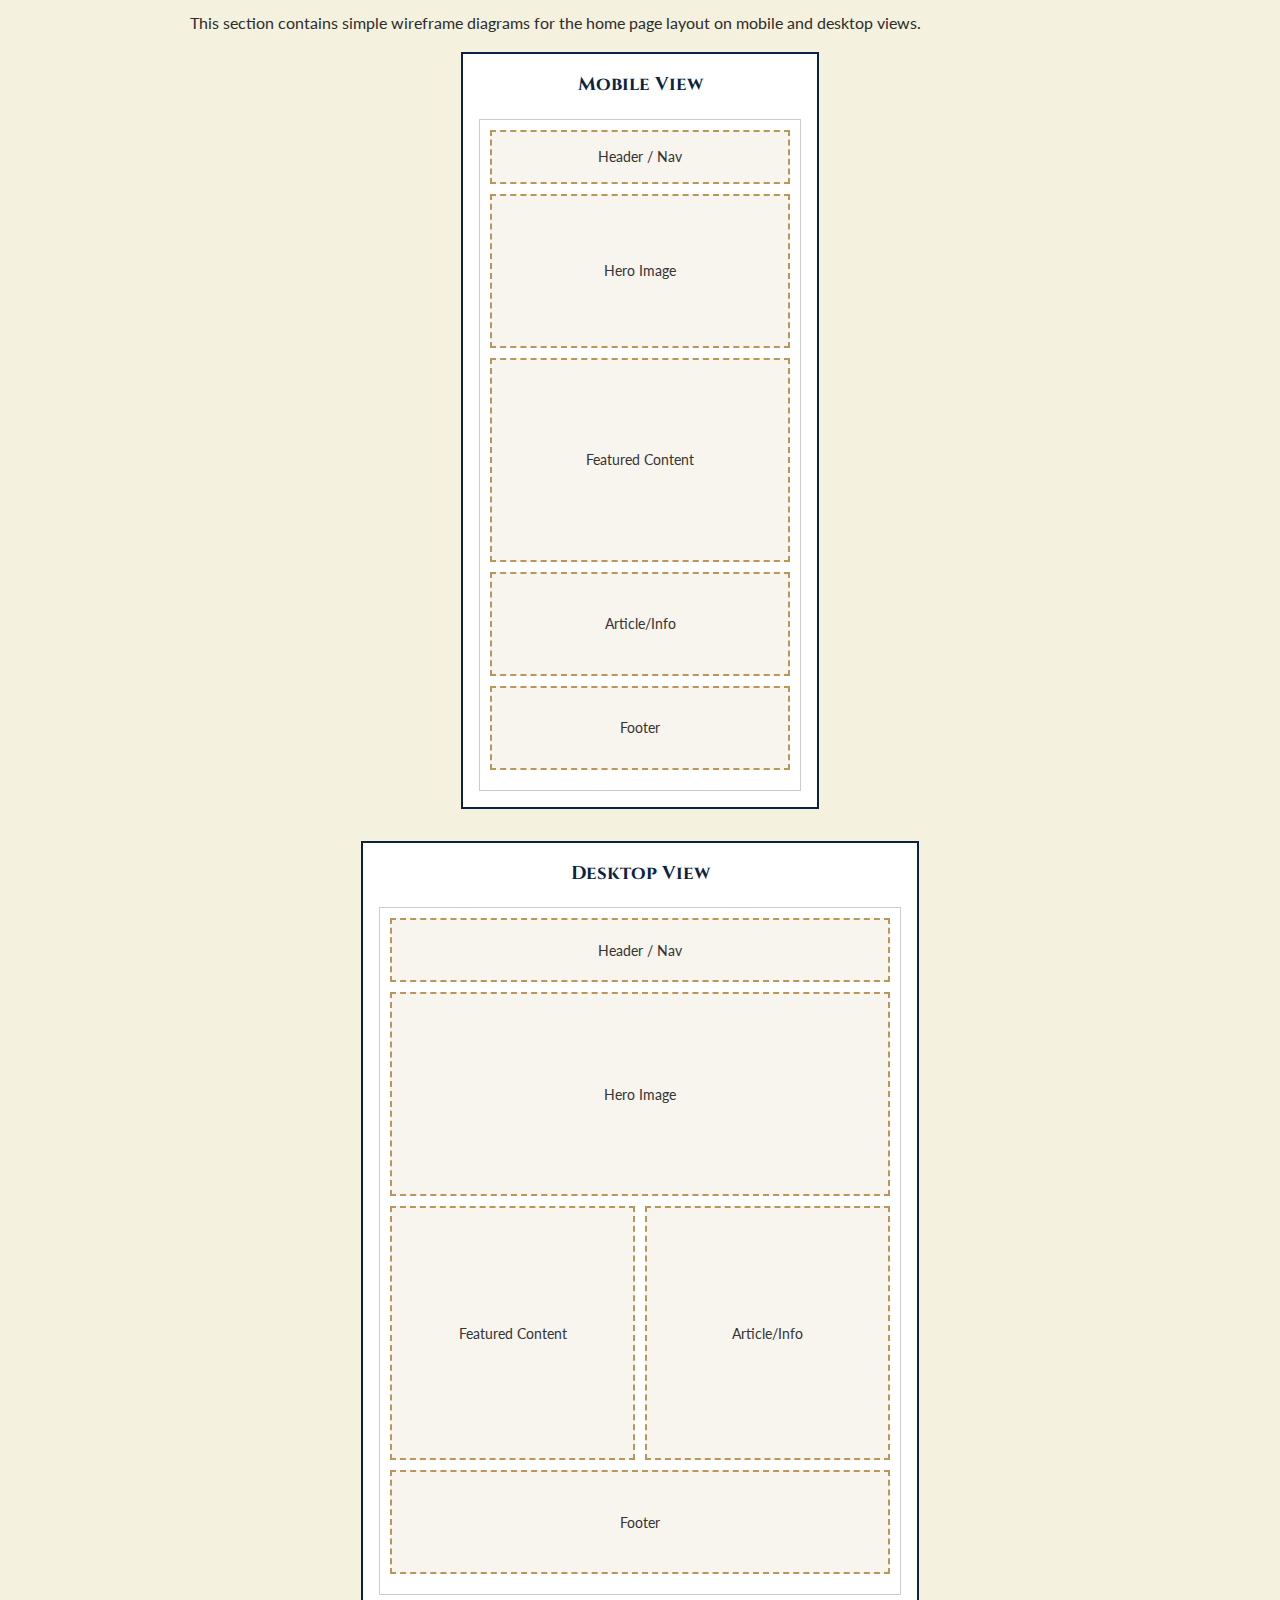
<file: project/siteplan.html>
<!DOCTYPE html>
<html lang="en">
<head>
    <meta charset="UTF-8">
    <meta name="viewport" content="width=device-width, initial-scale=1.0">
    <title>Site Plan | AoE II Compendium</title>
    <link rel="stylesheet" href="styles/siteplan.css">
    <link rel="preconnect" href="https://fonts.googleapis.com">
    <link rel="preconnect" href="https://fonts.gstatic.com" crossorigin>
    <link href="https://fonts.googleapis.com/css2?family=Cinzel:wght@700&family=Lato:wght@400;700&display=swap" rel="stylesheet">
</head>
<body>
    <header>
        <h1>Website Plan: AoE II Compendium</h1>
    </header>
    <main>
        <section>
            <h2>1. Site Name</h2>
            <p><strong>Age of Empires II Compendium.</strong></p>
            <p>I chose this name because it clearly communicates the site's purpose: to be a comprehensive collection of information about the game "Age of Empires II". The word "Compendium" suggests a detailed and authoritative resource, which aligns with the goal of providing structured data about the game's civilizations.</p>
        </section>

        <section>
            <h2>2. Site Purpose</h2>
            <p>The primary purpose of this website is to provide a user-friendly, dynamic, and responsive resource for players of Age of Empires II. The site will serve as a hub for players to quickly access and filter information about the game's many civilizations.</p>
            <p>The site will provide the following:</p>
            <ul>
                <li>A filterable gallery of civilizations, dynamically generated from a data source.</li>
                <li>Detailed information on each civilization, including their focus, unique units, and unique technologies.</li>
                <li>A contact form for user feedback and inquiries, as required for the final project.</li>
            </ul>
        </section>

        <section>
            <h2>3. Unit Counters</h2>
            <p>A core aspect of Age of Empires II strategy is the "rock-paper-scissors" system, where specific unit types are designed to be strong against others. The website will provide detailed information on these relationships to help players make better strategic decisions.</p>
            <ul>
                <li>"Pikemen counter Cavalry because pikemen are a cost-effective infantry unit that receives a large attack bonus against cavalry units." </li>
                <li>"Skirmishers counter Archers because skirmishers have high "pierce armor," which significantly reduces the damage they take from archer attacks. They also receive an attack bonus against archer-type units, allowing them to effectively trade and win battles against more expensive archers." </li>
            </ul>
        </section>

        <section>
            <h2>4. Color Schema</h2>
            <p>The color scheme is designed to evoke a medieval, strategic feel, reminiscent of the game itself. The colors will be applied to this document as required.</p>
            <ul>
                <li><strong>Royal Blue (`#0A2342`):</strong> This will be the primary color used for headings, the footer background, and major UI elements like buttons. It conveys a sense of authority and strategy.</li>
                <li><strong>Antique Gold (`#B9975B`):</strong> This will serve as the accent color for links, button hover effects, and important highlights. It provides a classic, high-value contrast.</li>
                <li><strong>Parchment (`#F4F1DE`):</strong> This light, off-white color will be used for the main background of the site, creating a readable and thematic canvas for the content.</li>
                <li><strong>Charcoal (`#2C2C2C`):</strong> This dark gray will be used for the body text to ensure high readability against the parchment background.</li>
            </ul>
        </section>

        <section>
            <h2>5. Typography</h2>
            <p>The typography choices aim to balance thematic feel with modern web readability. I have selected two fonts for this project.</p>
            <ul>
                <li><strong>Cinzel (Serif):</strong> This font has a classic, almost chiseled look, perfect for the game's historical theme. It will be used for all main headings (`h1`, `h2`, `h3`).</li>
                <li><strong>Lato (Sans-serif):</strong> This font is clean, modern, and highly readable, making it ideal for all body text, including paragraphs, lists, and form labels.</li>
            </ul>
        </section>

        <section>
            <h2>6. Wireframe</h2>
            <p>This section contains simple wireframe diagrams for the home page layout on mobile and desktop views.</p>
            <div class="wireframe-container">
                <div class="wireframe">
                    <h3>Mobile View</h3>
                    <div class="mobile-frame">
                        <div class="wf-box" style="height: 50px;">Header / Nav</div>
                        <div class="wf-box" style="height: 150px;">Hero Image</div>
                        <div class="wf-box" style="height: 200px;">Featured Content</div>
                        <div class="wf-box" style="height: 100px;">Article/Info</div>
                        <div class="wf-box" style="height: 80px;">Footer</div>
                    </div>
                </div>
                <div class="wireframe">
                    <h3>Desktop View</h3>
                    <div class="desktop-frame">
                        <div class="wf-box" style="height: 60px;">Header / Nav</div>
                        <div class="wf-box" style="height: 200px;">Hero Image</div>
                        <div class="desktop-columns">
                            <div class="wf-box" style="height: 250px;">Featured Content</div>
                            <div class="wf-box" style="height: 250px;">Article/Info</div>
                        </div>
                        <div class="wf-box" style="height: 100px;">Footer</div>
                    </div>
                </div>
            </div>
        </section>
    </main>
</body>
</html>
</file>
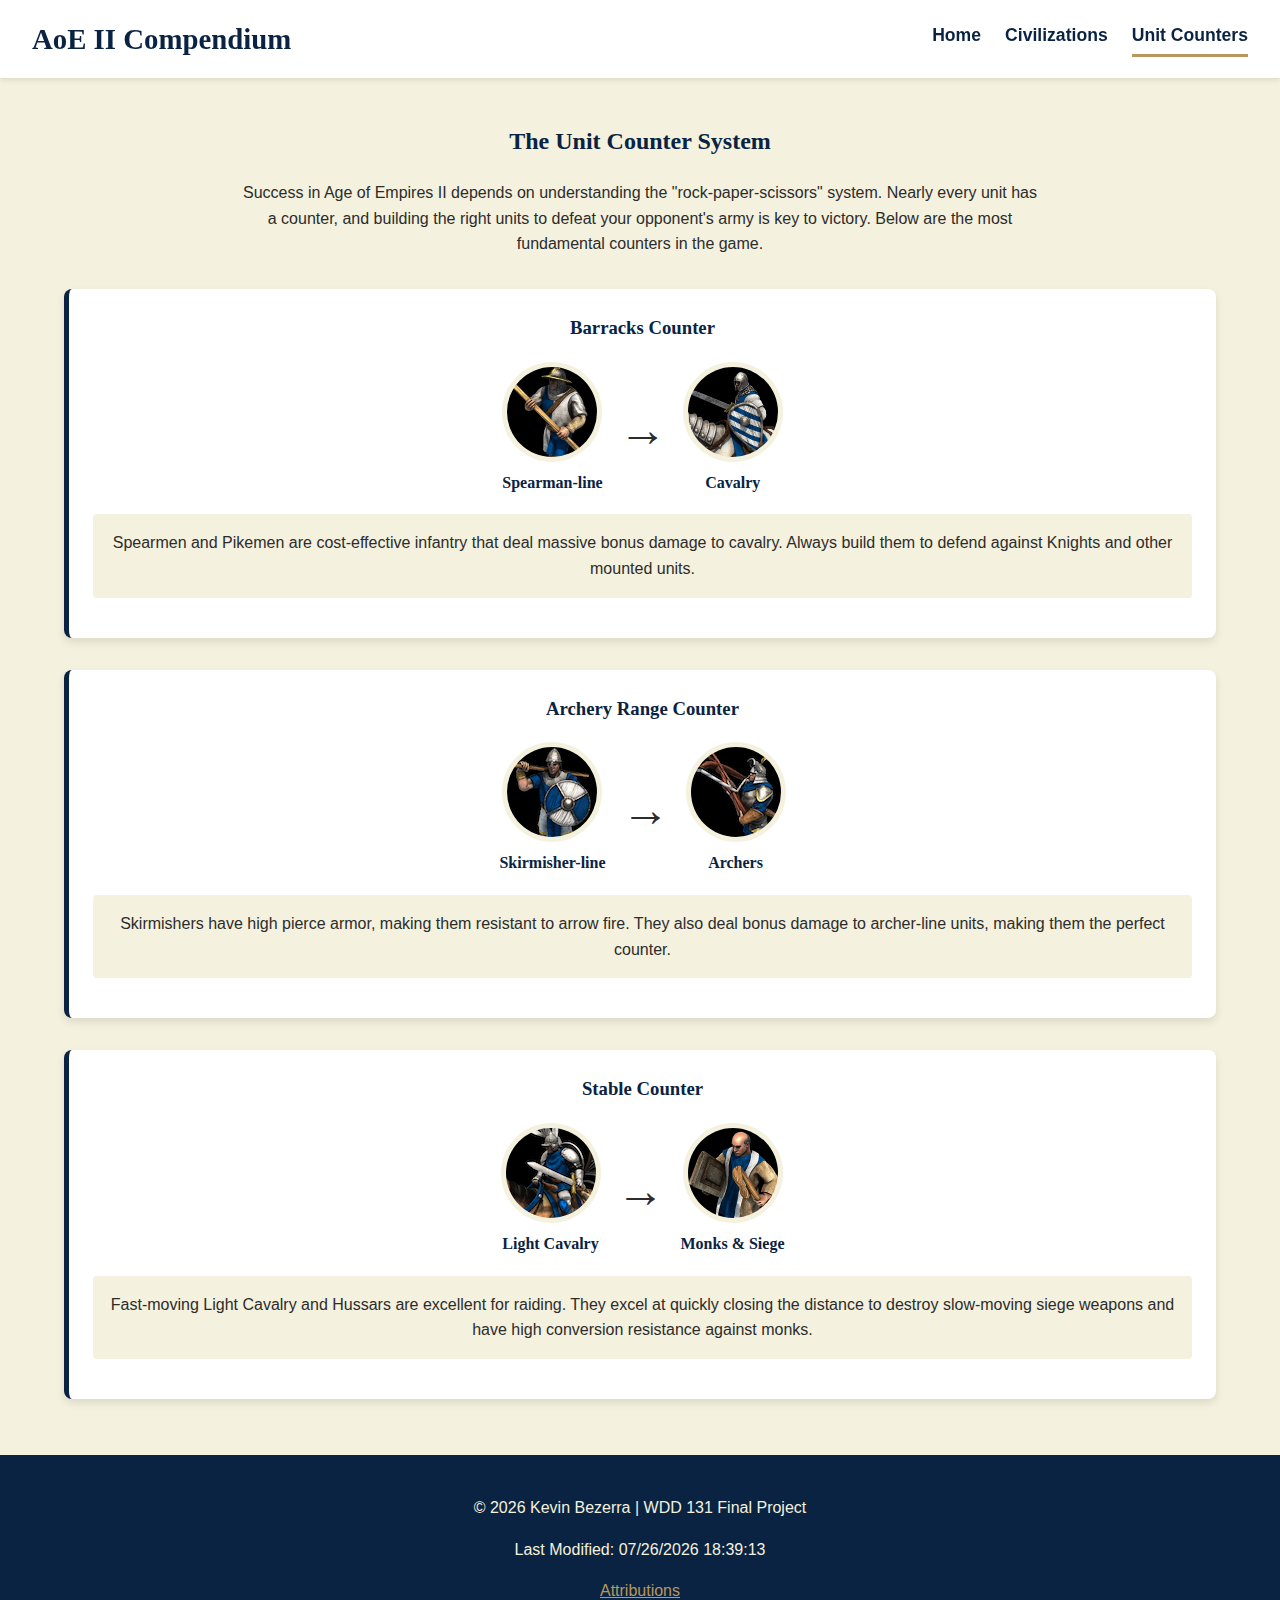
<file: project/unit-counters.html>
<!DOCTYPE html>
<html lang="en">
<head>
    <meta charset="UTF-8">
    <meta name="viewport" content="width=device-width, initial-scale=1.0">
    <title>Unit Counters | AoE II Compendium</title>
    <meta name="description" content="Learn about the core unit counter system in Age of Empires II, including spears vs. cavalry and archers vs. skirmishers.">
    <meta name="author" content="Kevin Bezerra">
    <link rel="icon" href="images/favicon.ico" type="image/x-icon">
    <link rel="stylesheet" href="styles/main.css">
    <script src="scripts/main.js" defer></script>
</head>
<body>
    <header>
        <a href="index.html" class="logo"><h1>AoE II Compendium</h1></a>
        <button id="menu-button" aria-label="Open Navigation Menu">&#9776;</button>
        <nav>
            <a href="index.html">Home</a>
            <a href="civilizations.html">Civilizations</a>
            <a href="unit-counters.html" class="active">Unit Counters</a>
        </nav>
    </header>

    <main>
        <section class="page-intro">
            <h2>The Unit Counter System</h2>
            <p>Success in Age of Empires II depends on understanding the "rock-paper-scissors" system. Nearly every unit has a counter, and building the right units to defeat your opponent's army is key to victory. Below are the most fundamental counters in the game.</p>
        </section>

        <section class="counters-grid">
            <div class="counter-card">
                <h3>Barracks Counter</h3>
                <div class="counter-body">
                    <div class="unit-info">
                        <img src="images/Spearman_aoe2DE.webp" alt="A Spearman unit" loading="lazy">
                        <h4>Spearman-line</h4>
                    </div>
                    <div class="arrow">→</div>
                    <div class="unit-info">
                        <img src="images/Knight_aoe2DE.webp" alt="A Knight unit" loading="lazy">
                        <h4>Cavalry</h4>
                    </div>
                </div>
                <p class="explanation">Spearmen and Pikemen are cost-effective infantry that deal massive bonus damage to cavalry. Always build them to defend against Knights and other mounted units.</p>
            </div>

            <div class="counter-card">
                <h3>Archery Range Counter</h3>
                <div class="counter-body">
                    <div class="unit-info">
                        <img src="images/Elite_skirmisher_aoe2DE.webp" alt="An Elite Skirmisher unit" loading="lazy">
                        <h4>Skirmisher-line</h4>
                    </div>
                    <div class="arrow">→</div>
                    <div class="unit-info">
                        <img src="images/Arbalester_aoe2DE.webp" alt="An Arbalester unit" loading="lazy">
                        <h4>Archers</h4>
                    </div>
                </div>
                <p class="explanation">Skirmishers have high pierce armor, making them resistant to arrow fire. They also deal bonus damage to archer-line units, making them the perfect counter.</p>
            </div>

            <div class="counter-card">
                <h3>Stable Counter</h3>
                <div class="counter-body">
                    <div class="unit-info">
                        <img src="images/Hussar_aoe2DE.webp" alt="A Hussar unit" loading="lazy">
                        <h4>Light Cavalry</h4>
                    </div>
                    <div class="arrow">→</div>
                    <div class="unit-info">
                        <img src="images/Monk_aoe2DE.webp" alt="A Monk unit" loading="lazy">
                        <h4>Monks & Siege</h4>
                    </div>
                </div>
                <p class="explanation">Fast-moving Light Cavalry and Hussars are excellent for raiding. They excel at quickly closing the distance to destroy slow-moving siege weapons and have high conversion resistance against monks.</p>
            </div>
        </section>
    </main>

    <footer>
        <p>&copy; <span id="current-year"></span> Kevin Bezerra | WDD 131 Final Project</p>
        <p>Last Modified: <span id="last-modified"></span></p>
        <p><a href="attributions.html">Attributions</a></p>
    </footer>
</body>
</html>
</file>
<file: styles/base.css>
body {
    font-family: "Courier Prime", monospace;
    font-weight: 400;
    background-color: #ffffff;
    color: #284259;
    margin: 0;
    padding: 0;
}

h1 {
    font-weight: 400;
    margin: 0;
}

header {
    background-color: #284259;
    color: #BF9445;
    padding: 1.5rem;
    text-align: center;
    font-family: "Courier Prime", monospace;
}

nav {
    margin-top: 1rem;
}

nav a {
    color: #BF9445;
    margin: 0 1rem;
    text-decoration: none;
}

nav a:hover {
    text-decoration: underline;
}


nav ul {
    list-style: none;
    display: flex;
    justify-content: center;
    padding: 0;
    margin: 0;
    gap: 2rem; 
}

nav li {
    display: inline;
}


main {
    display: flex;
    flex-wrap: wrap;
    justify-content: center;
    padding: 2rem;
}

.card {
    background-color: #ffffff;
    border: 2px solid #A6702E;
    border-radius: 8px;
    box-shadow: 0 4px 6px rgba(0,0,0,0.1);
    margin: 1rem;
    padding: 1rem;
    max-width: 400px;
    flex: 1 1 300px;
}

.card h2 {
    color: #593325;
}

.card img {
    max-width: 100%;
    border-radius: 4px;
}

footer {
    background-color: #593325;
    color: #BFA288;
    text-align: center;
    padding: 1rem;
    font-size: 0.9rem;
}

.about-me-content {
    display: flex;
    align-items: center;
    gap: 1rem;
}

.profile-photo {
    width: 120px;
    border-radius: 8px;
}

.location {
    display: flex;
    align-items: flex-start;
    gap: 1rem;
}

.flag {
    width: 100px;
    height: auto;
}

.card h2 {
    color: #593325;
    background-color: #f3e5d0;
    padding: 0.5rem;
    border-radius: 4px;
    text-align: center;
}
</file>
<file: project/styles/main.css>
:root {
    --primary-color: #0A2342;
    --secondary-color: #B9975B;
    --background-color: #F4F1DE;
    --text-color: #2C2C2C;
    --header-bg: #ffffff;
    --card-shadow: 0 4px 8px rgba(0, 0, 0, 0.1);
}

* {
    box-sizing: border-box;
}

body {
    font-family: 'Lato', sans-serif;
    background-color: var(--background-color);
    color: var(--text-color);
    margin: 0;
    line-height: 1.6;
}

main {
    max-width: 1200px;
    margin: 0 auto;
    padding: 1.5rem;
}

h1, h2, h3, h4 {
    font-family: 'Cinzel', serif;
    color: var(--primary-color);
}

img {
    max-width: 100%;
    height: auto;
    display: block;
}

header {
    background-color: var(--header-bg);
    box-shadow: 0 2px 5px rgba(0,0,0,0.1);
    padding: 1rem 2rem;
    display: flex;
    justify-content: space-between;
    align-items: center;
    position: sticky;
    top: 0;
    z-index: 100;
}

.logo {
    text-decoration: none;
}

.logo h1 {
    margin: 0;
    font-size: 1.8rem;
}

header nav {
    display: flex;
    gap: 1.5rem;
}

header nav a {
    text-decoration: none;
    color: var(--primary-color);
    font-weight: bold;
    font-size: 1.1rem;
    padding-bottom: 5px;
    border-bottom: 3px solid transparent;
    transition: border-color 0.3s;
}

header nav a:hover, header nav a.active {
    border-bottom-color: var(--secondary-color);
}

#menu-button {
    display: none;
    font-size: 2rem;
    background: none;
    border: none;
    cursor: pointer;
}

.home-grid {
    display: grid;
    gap: 2rem;
    align-items: start;
}

.gallery-header, .page-intro {
    text-align: center;
    max-width: 800px;
    margin: 0 auto 2rem auto;
}

.hero {
    position: relative;
    text-align: center;
    color: white;
    margin-bottom: 2rem;
    display: flex;
    justify-content: center;
}

.hero img {
    border-radius: 8px;
}

.hero-text {
    position: absolute;
    top: 50%;
    left: 50%;
    transform: translate(-50%, -50%);
    background-color: rgba(0, 0, 0, 0.7);
    padding: 1rem 2rem;
    border-radius: 8px;
    width: 80%;
    max-width: 550px;
}

.hero h2 {
    color: var(--secondary-color);
}

.civ-card, .counter-card, .player-ranking li {
    background-color: var(--header-bg);
    border-radius: 8px;
    box-shadow: var(--card-shadow);
    padding: 1.5rem;
}

.gallery-grid {
    display: grid;
    grid-template-columns: repeat(auto-fill, minmax(280px, 1fr));
    gap: 1.5rem;
}

.civ-card {
    text-align: center;
    border-top: 5px solid var(--secondary-color);
}

.civ-card img {
    width: 100px;
    height: 100px;
    object-fit: contain;
    border-radius: 50%;
    background-color: var(--background-color);
    padding: 5px;
    margin: 0 auto 1rem auto;
}

.counters-grid {
    display: grid;
    grid-template-columns: 1fr;
    gap: 2rem;
}

.counter-card {
    border-left: 5px solid var(--primary-color);
}

.counter-card h3 {
    text-align: center;
    margin-top: 0;
}

.counter-body {
    display: flex;
    justify-content: center;
    align-items: center;
    gap: 1rem;
    margin-bottom: 1rem;
}

.unit-info {
    text-align: center;
}

.unit-info img {
    width: 100px;
    height: 100px;
    object-fit: contain;
    background-color: var(--background-color);
    border-radius: 50%;
    padding: 5px;
    margin: 0 auto;
}

.unit-info h4 {
    margin: 0.5rem 0 0.2rem 0;
}

.arrow {
    font-size: 3rem;
    font-weight: bold;
}

.explanation {
    background-color: var(--background-color);
    padding: 1rem;
    border-radius: 4px;
    text-align: center;
}

.player-ranking {
    list-style: none;
    padding: 0;
    margin: 1rem 0 0 0;
    text-align: left;
}

.player-ranking li {
    margin-bottom: 0.5rem;
    border-left: 5px solid var(--secondary-color);
    font-size: 1.2rem;
}

.player-ranking li span {
    font-weight: bold;
    color: var(--primary-color);
}

#filter-controls button {
    background-color: transparent;
    border: 2px solid var(--primary-color);
    color: var(--primary-color);
    padding: 0.5rem 1.5rem;
    margin: 0.3rem;
    border-radius: 25px;
    cursor: pointer;
    font-weight: bold;
    transition: background-color 0.3s, color 0.3s;
}

#filter-controls button:hover, #filter-controls button.active {
    background-color: var(--primary-color);
    color: white;
}

.contact-form-section {
    padding-top: 2rem;
    border-top: 2px solid var(--background-color);
    margin-top: 2rem;
}

.contact-form {
    max-width: 700px;
    margin: 1rem auto;
    background: var(--header-bg);
    padding: 2rem;
    border-radius: 8px;
    box-shadow: var(--card-shadow);
}

.contact-form label {
    display: block;
    margin-bottom: 0.5rem;
    font-weight: bold;
}

.contact-form input[type="text"],
.contact-form input[type="email"],
.contact-form textarea {
    width: 100%;
    padding: 0.8rem;
    margin-bottom: 1rem;
    border: 1px solid #ccc;
    border-radius: 4px;
}

.contact-form .radio-group {
    display: flex;
    gap: 1rem;
    align-items: center;
    margin-bottom: 1rem;
}

.contact-form .radio-group label {
    font-weight: normal;
}

.subscribe-label {
    display: flex;
    align-items: center;
    gap: 0.5rem;
    font-weight: normal;
}

.contact-form button {
    width: 100%;
    padding: 1rem;
    background-color: var(--primary-color);
    color: white;
    border: none;
    border-radius: 4px;
    font-size: 1.2rem;
    cursor: pointer;
    transition: background-color 0.3s;
}

.contact-form button:hover {
    background-color: #081c33;
}

footer {
    background-color: var(--primary-color);
    color: var(--background-color);
    text-align: center;
    padding: 1.5rem;
    margin-top: 2rem;
}

footer a {
    color: var(--secondary-color);
}

@media (min-width: 900px) {
    .home-grid {
        grid-template-columns: 2fr 1fr;
    }
}

@media (max-width: 768px) {
    header {
        flex-direction: column;
        align-items: flex-start;
    }
    header nav {
        display: none;
        flex-direction: column;
        width: 100%;
        gap: 0;
    }
    header nav.open {
        display: flex;
    }
    header nav a {
        text-align: center;
        padding: 1rem;
        border-bottom: 1px solid #ddd;
    }
    #menu-button {
        display: block;
        position: absolute;
        top: 1rem;
        right: 1rem;
    }
}
</file>
<file: styles/styles.css>
body {
    font-family: 'Roboto', sans-serif;
    background-color: #f4f4f4;
    color: #333;
    margin: 0;
    padding: 0;
    display: flex;
    flex-direction: column;
    min-height: 100vh;
}

header, footer {
    background-color: #333;
    color: #fff;
    padding: 1rem;
    text-align: center;
}

main {
    flex: 1;
    padding: 1rem;
    max-width: 800px;
    margin: 0 auto;
}

form {
    background: #fff;
    padding: 2rem;
    border-radius: 8px;
    box-shadow: 0 0 10px rgba(0, 0, 0, 0.1);
}

fieldset {
    border: 1px solid #ccc;
    border-radius: 4px;
    padding: 1rem;
    margin-bottom: 1rem;
}

legend {
    padding: 0 0.5rem;
    font-weight: bold;
}

label {
    display: block;
    margin-bottom: 0.5rem;
    font-weight: bold;
}

input[type="text"],
input[type="date"],
select,
textarea {
    width: 100%;
    padding: 0.5rem;
    margin-bottom: 1rem;
    border: 1px solid #ccc;
    border-radius: 4px;
    box-sizing: border-box;
}

.required {
    color: red;
}

.rating {
    display: flex;
    flex-direction: row-reverse;
    justify-content: flex-end;
    margin-bottom: 1rem;
}

.rating input[type="radio"] {
    display: none;
}

.rating label {
    color: #ccc;
    cursor: pointer;
    font-size: 2rem;
    padding: 0 0.1rem;
}

.rating label:hover,
.rating label:hover ~ label,
.rating input[type="radio"]:checked ~ label {
    color: #f8d64e;
}


.checkbox-group {
    margin-bottom: 1rem;
}

.checkbox-group input {
    margin-right: 0.5rem;
}

input[type="submit"] {
    background-color: #333;
    color: #fff;
    padding: 0.75rem 1.5rem;
    border: none;
    border-radius: 4px;
    cursor: pointer;
    font-size: 1rem;
    width: 100%;
}

input[type="submit"]:hover {
    background-color: #555;
}

.confirmation-message {
    text-align: center;
    background: #fff;
    padding: 2rem;
    border-radius: 8px;
    box-shadow: 0 0 10px rgba(0, 0, 0, 0.1);
}

@media (max-width: 600px) {
    main {
        padding: 0.5rem;
    }

    form {
        padding: 1rem;
    }
}
</file>
<file: styles/place.css>
* {
    box-sizing: border-box;
    margin: 0;
    padding: 0;
}

:root {
    --primary-color: #009c3b;
    --secondary-color: #ffdf00;
    --accent-color: #002776;
    --text-color: #333;
    --background-color: #f4f4f4;
    --card-background: #fff;
    --footer-text: #fff;
}

body {
    font-family: Arial, sans-serif;
    line-height: 1.6;
    background-color: var(--background-color);
    color: var(--text-color);
}

header {
    background-color: var(--primary-color);
    color: white;
    padding: 1rem;
    text-align: center;
}

main {
    display: grid;
    grid-template-columns: 1fr;
    gap: 1rem;
    padding: 1rem;
}

.hero-image img {
    width: 100%;
    height: auto;
    display: block;
}

.data-card,
.weather-card {
    background-color: var(--card-background);
    border-radius: 8px;
    padding: 1.5rem;
    box-shadow: 0 2px 5px rgba(0,0,0,0.1);
}

.data-card h2,
.weather-card h2 {
    color: var(--accent-color);
    border-bottom: 2px solid var(--secondary-color);
    padding-bottom: 0.5rem;
    margin-bottom: 1rem;
}

dl {
    display: grid;
    grid-template-columns: auto 1fr;
    gap: 0.5rem 1rem;
}

dt {
    font-weight: bold;
    grid-column: 1 / 2;
}

dd {
    grid-column: 2 / 3;
}

.weather-heading::after {
    content: ' ☀️';
    font-size: 1.2rem;
    vertical-align: middle;
}

footer {
    background-color: var(--primary-color);
    color: var(--footer-text);
    text-align: center;
    padding: 1rem;
    font-size: 0.9rem;
}

@media (min-width: 768px) {
    main {
        position: relative;
        display: grid;
        grid-template-columns: 1fr;
        align-items: center;
    }

    main > * {
        grid-column: 1 / -1;
        grid-row: 1 / -1;
    }

    .hero-image {
        z-index: 0;
    }

    .hero-image img {
        border-radius: 8px;
    }

    .data-card,
    .weather-card {
        z-index: 1;
        position: relative;
        background-color: rgba(0, 40, 30, 0.85);
        color: #fff;
        border: 1px solid var(--secondary-color);
        max-width: 300px;
        box-shadow: 0 4px 15px rgba(0,0,0,0.4);
    }
    
    .data-card h2, 
    .weather-card h2 {
        color: #fff;
    }

    .data-card {
        justify-self: start;
        margin-left: 5%;
    }

    .weather-card {
        justify-self: end;
        margin-right: 5%;
    }

    .weather-heading::after {
        content: '';
        display: inline-block;
        width: 30px;
        height: 30px;
        margin-left: 10px;
        vertical-align: middle;
        background-image: url('../images/weather_icon.svg');
        background-size: contain;
        background-repeat: no-repeat;
    }
}
</file>
<file: styles/temples.css>
body {
    font-family: "Courier Prime", monospace;
    margin: 0;
    padding: 0;
    background-color: #ffffff;
    color: #284259;
}

header {
    background-color: #284259;
    color: #BF9445;
    padding: 1rem;
    display: flex;
    justify-content: space-between;
    align-items: center;
}

header h1 {
    font-size: 1.5rem;
    margin: 0;
}

#menu {
    background: none;
    border: none;
    font-size: 2rem;
    color: #BF9445;
    cursor: pointer;
}

#navMenu {
    display: none;
    flex-direction: column;
    width: 100%;
    background-color: #3a5872;
}

#navMenu.open {
    display: flex;
}

#navMenu a {
    color: #BF9445;
    text-decoration: none;
    padding: 1rem;
    text-align: center;
    border-top: 1px solid #284259;
}

#navMenu a:hover {
    background-color: #4a6c8a;
}

main h1 {
    text-align: center;
    margin: 1rem 0;
}

.album {
    display: grid;
    grid-template-columns: 1fr;
    gap: 1.5rem;
    padding: 1rem;
    justify-items: center;
}

figure {
    margin: 0;
    background-color: #f9f9f9;
    border: 1px solid #ddd;
    box-shadow: 0 2px 5px rgba(0,0,0,0.1);
    max-width: 400px;
}

figure img {
    max-width: 100%;
    height: auto;
    display: block;
}

figcaption {
    text-align: center;
    padding: 0.75rem;
    font-weight: bold;
}

footer {
    background-color: #284259;
    color: #BF9445;
    text-align: center;
    padding: 1rem;
    margin-top: 1rem;
}
</file>
<file: styles/temples-large.css>
@media (min-width: 768px) {

    #menu {
        display: none;
    }

    #navMenu {
        display: flex;
        flex-direction: row;
        justify-content: center;
        margin-top: 1rem;
    }

    header {
        flex-direction: column; 
    }

    #navMenu a {
        border-top: none;
        padding: 0.5rem 1rem;
    }

    .album {
        grid-template-columns: repeat(auto-fit, minmax(300px, 1fr));
    }
}
</file>
<file: form/styles/styles.css>
body {
    font-family: Arial, sans-serif;
    background-color: #f4f4f4;
    color: #333;
    margin: 0;
    padding: 0;
    display: flex;
    flex-direction: column;
    min-height: 100vh;
}

header, footer {
    background-color: #333;
    color: #fff;
    padding: 1rem;
    text-align: center;
}

main {
    flex: 1;
    padding: 1rem;
    max-width: 800px;
    margin: 0 auto;
}

form {
    background: #fff;
    padding: 2rem;
    border-radius: 8px;
    box-shadow: 0 0 10px rgba(0, 0, 0, 0.1);
}

fieldset {
    border: 1px solid #ccc;
    border-radius: 4px;
    padding: 1rem;
    margin-bottom: 1rem;
}

legend {
    padding: 0 0.5rem;
    font-weight: bold;
}

label {
    display: block;
    margin-bottom: 0.5rem;
    font-weight: bold;
}

input[type="text"],
input[type="date"],
select,
textarea {
    width: 100%;
    padding: 0.5rem;
    margin-bottom: 1rem;
    border: 1px solid #ccc;
    border-radius: 4px;
    box-sizing: border-box;
}

.required {
    color: red;
}

.rating {
    display: flex;
    flex-direction: row-reverse;
    justify-content: flex-end;
    margin-bottom: 1rem;
}

.rating input[type="radio"] {
    display: none;
}

.rating label {
    color: #ccc;
    cursor: pointer;
    font-size: 2rem;
    padding: 0 0.1rem;
}

.rating label:hover,
.rating label:hover ~ label,
.rating input[type="radio"]:checked ~ label {
    color: #f8d64e;
}


.checkbox-group {
    margin-bottom: 1rem;
}

.checkbox-group input {
    margin-right: 0.5rem;
}

input[type="submit"] {
    background-color: #333;
    color: #fff;
    padding: 0.75rem 1.5rem;
    border: none;
    border-radius: 4px;
    cursor: pointer;
    font-size: 1rem;
    width: 100%;
}

input[type="submit"]:hover {
    background-color: #555;
}

.confirmation-message {
    text-align: center;
    background: #fff;
    padding: 2rem;
    border-radius: 8px;
    box-shadow: 0 0 10px rgba(0, 0, 0, 0.1);
}

@media (max-width: 600px) {
    main {
        padding: 0.5rem;
    }

    form {
        padding: 1rem;
    }
}
</file>
<file: project/styles/siteplan.css>
body {
    font-family: 'Lato', sans-serif;
    background-color: #F4F1DE; /* Parchment */
    color: #2C2C2C; /* Charcoal */
    max-width: 900px;
    margin: 0 auto;
    padding: 1rem;
    line-height: 1.6;
}

header, h1, h2, h3 {
    font-family: 'Cinzel', serif;
    color: #0A2342; /* Royal Blue */
}

h1 {
    text-align: center;
    border-bottom: 2px solid #B9975B; /* Antique Gold */
    padding-bottom: 0.5rem;
}

h2 {
    border-left: 5px solid #0A2342; /* Royal Blue */
    padding-left: 10px;
}

section {
    margin-bottom: 2.5rem;
}

a {
    color: #B9975B; /* Antique Gold */
    text-decoration: none;
}

a:hover {
    text-decoration: underline;
}

ul {
    list-style-type: square;
}

.wireframe-container {
    display: flex;
    flex-wrap: wrap;
    gap: 2rem;
    justify-content: space-around;
}

.wireframe {
    border: 2px solid #0A2342;
    padding: 1rem;
    background-color: #ffffff;
}

.wireframe h3 {
    text-align: center;
    margin-top: 0;
}

.mobile-frame, .desktop-frame {
    border: 1px solid #ccc;
    padding: 10px;
}

.mobile-frame {
    width: 300px;
}

.desktop-frame {
    width: 500px;
}

.wf-box {
    border: 2px dashed #B9975B;
    background-color: rgba(185, 151, 91, 0.1);
    margin-bottom: 10px;
    display: flex;
    justify-content: center;
    align-items: center;
    font-size: 0.9em;
    color: #333;
}

.desktop-columns {
    display: flex;
    gap: 10px;
}

.desktop-columns .wf-box {
    flex: 1;
}
</file>
